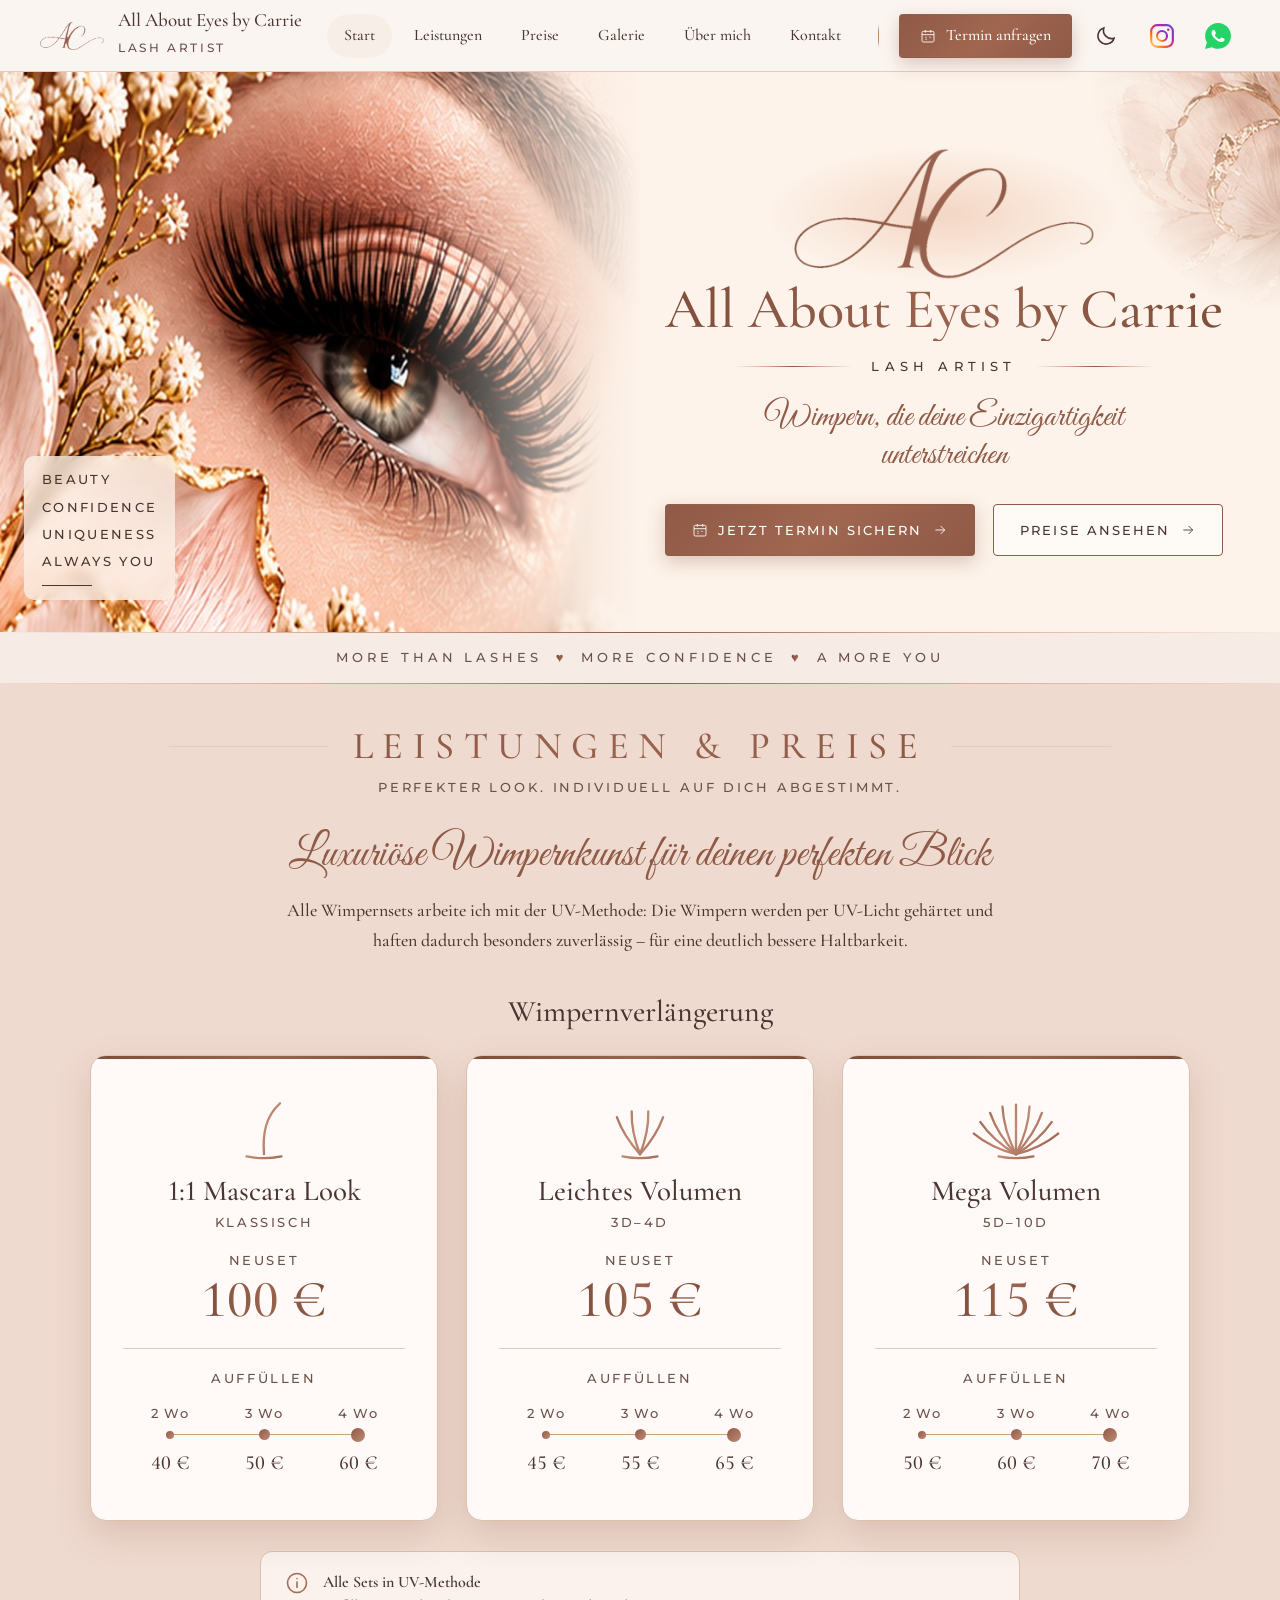
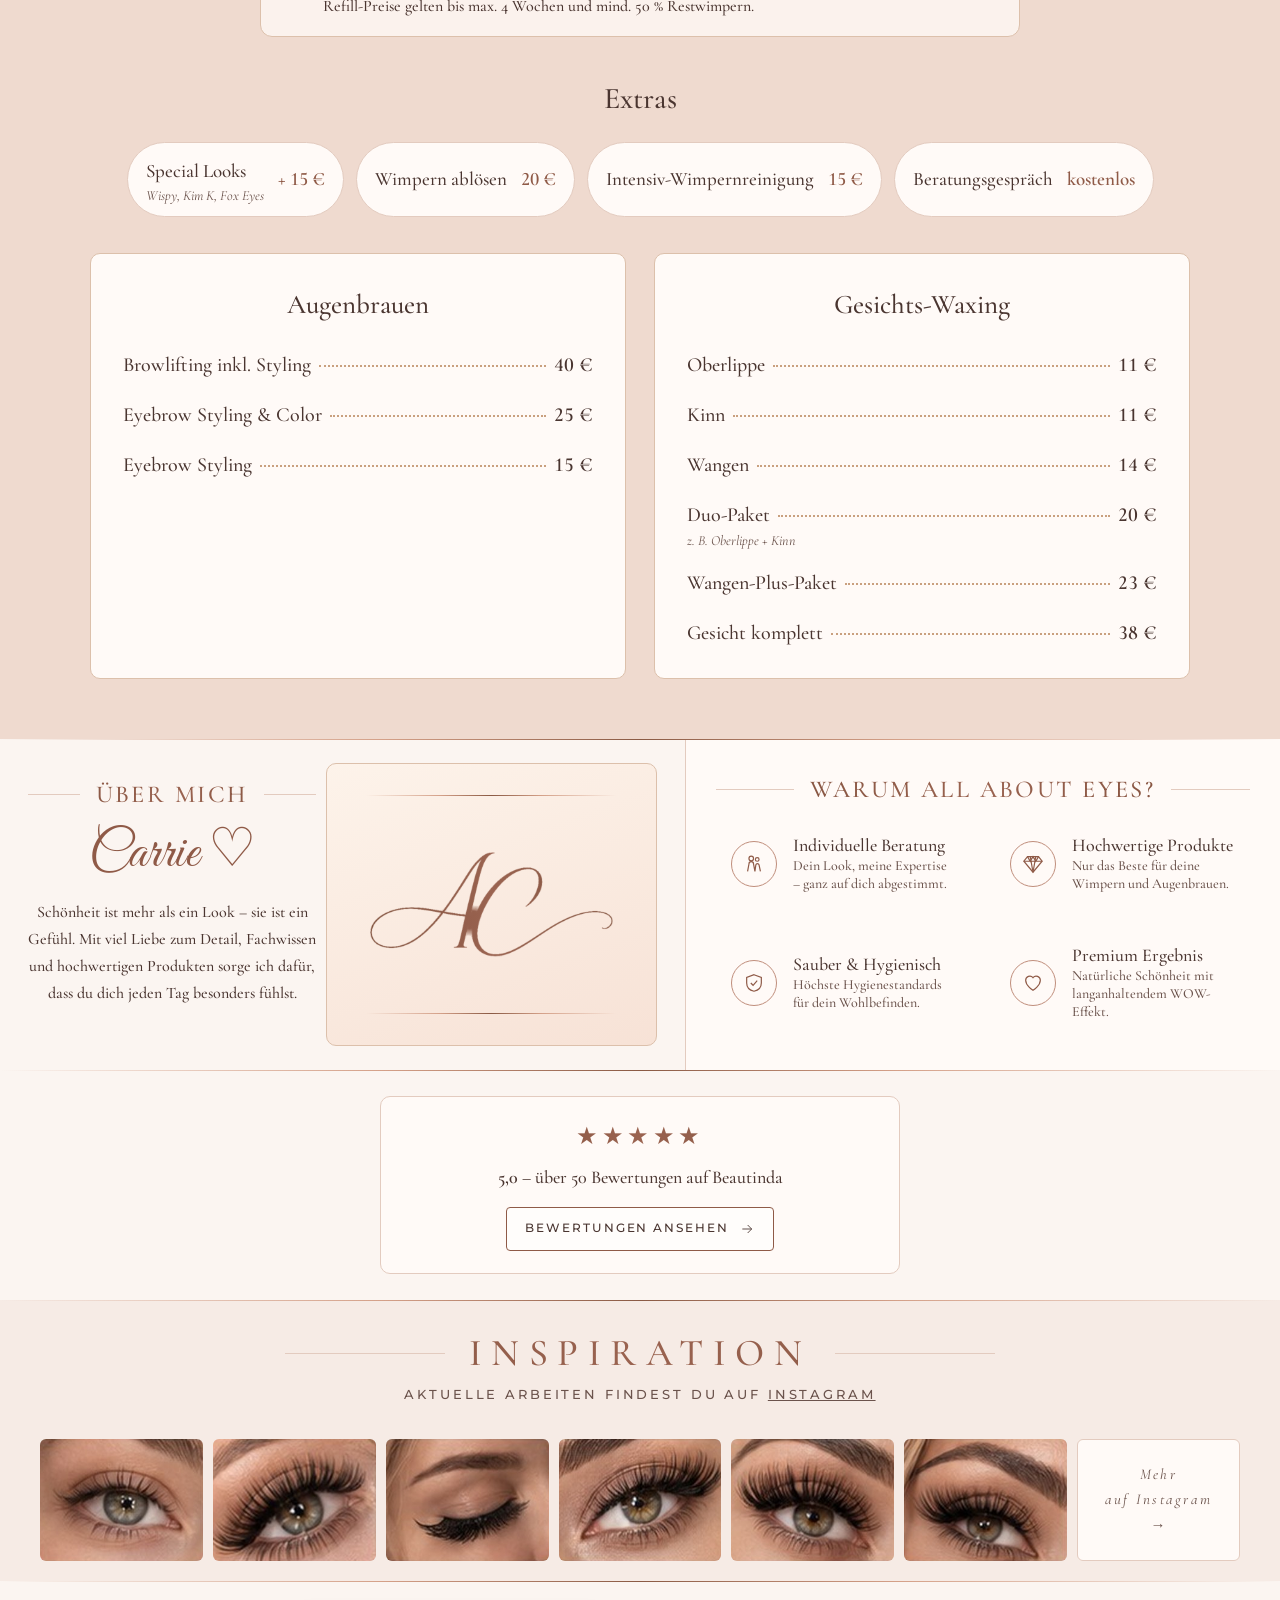
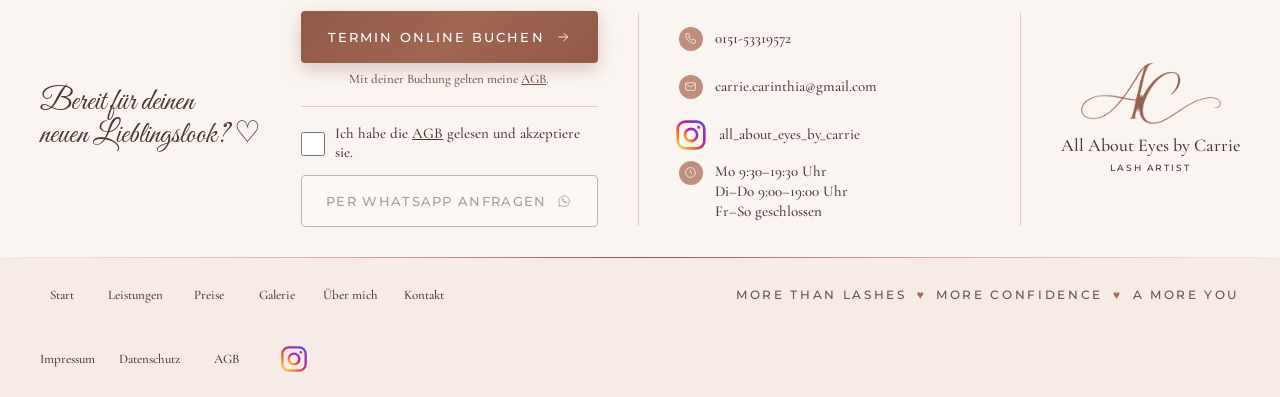
<file: index.html>
<!doctype html>
<html lang="de">
  <head>
    <meta charset="UTF-8" />
    <meta name="viewport" content="width=device-width, initial-scale=1.0, viewport-fit=cover" />
    <meta http-equiv="Content-Security-Policy" content="default-src 'self'; img-src 'self' data:; style-src 'self' 'unsafe-inline'; font-src 'self'; script-src 'self'; connect-src 'self'; base-uri 'self'; form-action 'none'; object-src 'none'" />
    <meta name="referrer" content="strict-origin-when-cross-origin" />
    <title>All About Eyes by Carrie – Wimpernverlängerung in Velten</title>
    <meta name="description" content="Wimpernverlängerung, Augenbrauen und Waxing in Velten – UV-Methode, 1:1 bis Mega Volumen. Jetzt online Termin buchen bei All About Eyes by Carrie." />
    <meta name="theme-color" content="#fbf5f1" media="(prefers-color-scheme: light)" />
    <meta name="theme-color" content="#1f1715" media="(prefers-color-scheme: dark)" />
    <!-- TODO: nach Domain-Umzug auf https://all-about-eyes.de/ umstellen (og:url, og:image, twitter:image, JSON-LD) -->
    <meta property="og:type" content="website" />
    <meta property="og:locale" content="de_DE" />
    <meta property="og:site_name" content="All About Eyes by Carrie" />
    <meta property="og:title" content="All About Eyes by Carrie – Wimpernverlängerung in Velten" />
    <meta property="og:description" content="Wimpernverlängerung, Augenbrauen und Waxing in Velten – UV-Methode, 1:1 bis Mega Volumen. Jetzt online Termin buchen bei All About Eyes by Carrie." />
    <meta property="og:url" content="https://bmkbauservice-hue.github.io/all-about-eyes/index.html" />
    <meta property="og:image" content="https://bmkbauservice-hue.github.io/all-about-eyes/img/vorschau.jpg" />
    <meta property="og:image:width" content="1200" />
    <meta property="og:image:height" content="630" />
    <meta property="og:image:alt" content="Auge mit Wimpernverlängerung zwischen Blüten – All About Eyes by Carrie, Lash Artist in Velten" />
    <meta name="twitter:card" content="summary_large_image" />
    <meta name="twitter:title" content="All About Eyes by Carrie – Wimpernverlängerung in Velten" />
    <meta name="twitter:description" content="Wimpernverlängerung, Augenbrauen und Waxing in Velten – UV-Methode, 1:1 bis Mega Volumen. Jetzt online Termin buchen bei All About Eyes by Carrie." />
    <meta name="twitter:image" content="https://bmkbauservice-hue.github.io/all-about-eyes/img/vorschau.jpg" />
    <script type="application/ld+json">
{
  "@context": "https://schema.org",
  "@type": "BeautySalon",
  "name": "All About Eyes by Carrie",
  "description": "Wimpernverlängerung, Augenbrauen und Waxing in Velten – UV-Methode, 1:1 bis Mega Volumen.",
  "url": "https://bmkbauservice-hue.github.io/all-about-eyes/",
  "image": "https://bmkbauservice-hue.github.io/all-about-eyes/img/vorschau.jpg",
  "telephone": "+4915153319572",
  "email": "carrie.carinthia@gmail.com",
  "priceRange": "€€",
  "address": {
    "@type": "PostalAddress",
    "streetAddress": "Karlstraße 36",
    "postalCode": "16727",
    "addressLocality": "Velten",
    "addressCountry": "DE"
  },
  "openingHoursSpecification": [
    {
      "@type": "OpeningHoursSpecification",
      "dayOfWeek": [
        "Monday"
      ],
      "opens": "09:30",
      "closes": "19:30"
    },
    {
      "@type": "OpeningHoursSpecification",
      "dayOfWeek": [
        "Tuesday",
        "Wednesday",
        "Thursday"
      ],
      "opens": "09:00",
      "closes": "19:00"
    }
  ],
  "sameAs": [
    "https://instagram.com/all_about_eyes_by_carrie",
    "https://beautinda.de/artist/xEGtsmfsVZZhyMDmw6BxHkJbhem1"
  ]
}
    </script>
    <link rel="icon" type="image/svg+xml" href="img/favicon.svg" />
    <script src="js/theme.js"></script>
    <link rel="stylesheet" href="css/style.css" />
  </head>
  <body>
    <!-- SVG-Icons einmal definieren, dann per <use> wiederverwenden -->
    <svg width="0" height="0" style="position: absolute">
      <defs>
        <linearGradient id="ig-grad" x1="0" y1="1" x2="1" y2="0">
          <stop offset="0" stop-color="#FEDA75" />
          <stop offset="0.25" stop-color="#FA7E1E" />
          <stop offset="0.5" stop-color="#D62976" />
          <stop offset="0.75" stop-color="#962FBF" />
          <stop offset="1" stop-color="#4F5BD5" />
        </linearGradient>
        <symbol id="i-insta-color" viewBox="0 0 24 24">
          <rect x="2" y="2" width="20" height="20" rx="5.6" fill="none" stroke="url(#ig-grad)" stroke-width="2" />
          <circle cx="12" cy="12" r="4.6" fill="none" stroke="url(#ig-grad)" stroke-width="2" />
          <circle cx="17.7" cy="6.3" r="1.25" fill="url(#ig-grad)" stroke="none" />
        </symbol>
        <symbol id="i-whatsapp-color" viewBox="0 0 24 24">
          <path d="M20.433 3.432C18.206 1.22 15.189 -0.015 12.05 -0C5.495 0 0.16 5.335 0.157 11.892C0.157 13.988 0.704 16.034 1.745 17.837L0.057 24L6.362 22.346C8.106 23.296 10.059 23.794 12.045 23.794H12.05C18.604 23.794 23.94 18.459 23.943 11.901C23.953 8.745 22.7 5.715 20.463 3.488L20.433 3.432Z" fill="#25D366" stroke="none" />
          <path d="M17.472 14.382C17.175 14.233 15.714 13.515 15.442 13.415C15.169 13.316 14.971 13.267 14.772 13.565C14.575 13.862 14.005 14.531 13.832 14.729C13.659 14.928 13.485 14.952 13.188 14.804C12.888 14.654 11.925 14.339 10.785 13.319C9.897 12.524 9.301 11.549 9.125 11.249C8.951 10.949 9.106 10.784 9.255 10.634C9.391 10.499 9.556 10.289 9.706 10.114C9.852 9.933 9.9 9.813 10.003 9.618C10.103 9.408 10.052 9.243 9.978 9.094C9.903 8.944 9.306 7.474 9.056 6.888C8.816 6.304 8.569 6.378 8.384 6.378C8.212 6.363 8.013 6.363 7.813 6.363C7.613 6.363 7.29 6.437 7.016 6.722C6.743 7.022 5.971 7.742 5.971 9.197C5.971 10.652 7.041 12.062 7.19 12.272C7.339 12.452 9.285 15.467 12.266 16.755C12.975 17.055 13.529 17.244 13.96 17.381C14.672 17.607 15.32 17.575 15.832 17.499C16.403 17.414 17.59 16.78 17.838 16.086C18.086 15.39 18.086 14.797 18.011 14.673C17.937 14.549 17.739 14.475 17.441 14.326Z" fill="#fff" stroke="none" />
        </symbol>
        <linearGradient id="gold-stroke" gradientUnits="userSpaceOnUse" x1="0" y1="0" x2="64" y2="44">
          <stop offset="0" stop-color="#8f5a47" />
          <stop offset="0.5" stop-color="#c08a74" />
          <stop offset="1" stop-color="#8f5a47" />
        </linearGradient>
        <symbol id="i-lash-einzel" viewBox="0 0 64 44" fill="none" stroke="url(#gold-stroke)" stroke-width="1.6" stroke-linecap="round">
          <path d="M32 40C31 26 33 14 43 5" />
          <path d="M20 41.5Q32 44 44 41.5" />
        </symbol>
        <symbol id="i-lash-klein" viewBox="0 0 64 44" fill="none" stroke="url(#gold-stroke)" stroke-width="1.6" stroke-linecap="round">
          <path d="M32 40Q20.7 27.6 16.1 14.6" />
          <path d="M32 40Q25.9 24.4 26.3 10.6" />
          <path d="M32 40Q38.1 24.4 37.7 10.6" />
          <path d="M32 40Q43.3 27.6 47.9 14.6" />
          <path d="M20 41.5Q32 44 44 41.5" />
        </symbol>
        <symbol id="i-lash-gross" viewBox="0 0 64 44" fill="none" stroke="url(#gold-stroke)" stroke-width="1.6" stroke-linecap="round">
          <path d="M32 40Q14.5 35.4 3.0 25.8" />
          <path d="M32 40Q16.2 30.5 7.5 17.9" />
          <path d="M32 40Q19.3 26.2 14.2 11.6" />
          <path d="M32 40Q23.5 23.1 22.7 7.4" />
          <path d="M32 40Q32.0 21.3 32.0 6.0" />
          <path d="M32 40Q40.5 23.1 41.3 7.4" />
          <path d="M32 40Q44.7 26.2 49.8 11.6" />
          <path d="M32 40Q47.8 30.5 56.5 17.9" />
          <path d="M32 40Q49.5 35.4 61.0 25.8" />
          <path d="M20 41.5Q32 44 44 41.5" />
        </symbol>
        <symbol id="i-info" viewBox="0 0 24 24" fill="none" stroke="#a56b55" stroke-width="1.6" stroke-linecap="round">
          <circle cx="12" cy="12" r="9.5" />
          <path d="M12 11v5.5M12 7.6h.01" />
        </symbol>
        <symbol id="i-clock" viewBox="0 0 24 24">
          <circle cx="12" cy="12" r="9" />
          <path d="M12 7v5l3 2" />
        </symbol>
        <symbol id="i-moon" viewBox="0 0 24 24">
          <path d="M20 14.2A8.2 8.2 0 0 1 9.8 4a8.2 8.2 0 1 0 10.2 10.2z" />
        </symbol>
        <symbol id="i-sun" viewBox="0 0 24 24">
          <circle cx="12" cy="12" r="4.2" />
          <path d="M12 2.5v2.4M12 19.1v2.4M2.5 12h2.4M19.1 12h2.4M5.3 5.3l1.7 1.7M17 17l1.7 1.7M5.3 18.7L7 17M17 7l1.7-1.7" />
        </symbol>
        <symbol id="i-cal" viewBox="0 0 24 24">
          <rect x="3" y="5" width="18" height="16" rx="2" />
          <path d="M3 10h18M8 3v4M16 3v4M8 14h2M14 14h2M8 17h2" />
        </symbol>
        <symbol id="i-arrow" viewBox="0 0 24 24">
          <path d="M5 12h14M13 6l6 6-6 6" />
        </symbol>
        <symbol id="i-diamond" viewBox="0 0 24 24">
          <path d="M6 4h12l4 5-10 12L2 9z" />
          <path d="M2 9h20M9 4l3 17M15 4l-3 17M6 4l3 5 3-5 3 5 3-5" />
        </symbol>
        <symbol id="i-heart" viewBox="0 0 24 24">
          <path
            d="M12 20s-8-5-8-11a4.5 4.5 0 0 1 8-2.8A4.5 4.5 0 0 1 20 9c0 6-8 11-8 11z"
          />
        </symbol>
        <symbol id="i-lotus" viewBox="0 0 24 24">
          <path d="M12 19c-3-2-4-5-4-8s2-5 4-7c2 2 4 4 4 7s-1 6-4 8z" />
          <path
            d="M12 19c-4 0-8-2-9-6 2-1 5-1 6 0M12 19c4 0 8-2 9-6-2-1-5-1-6 0"
          />
        </symbol>
        <symbol id="i-inf" viewBox="0 0 24 24">
          <path
            d="M12 12c-2-3-4-4-6-4a4 4 0 0 0 0 8c2 0 4-1 6-4zm0 0c2 3 4 4 6 4a4 4 0 0 0 0-8c-2 0-4 1-6 4z"
          />
        </symbol>
        <symbol id="i-people" viewBox="0 0 24 24">
          <circle cx="9" cy="6" r="2.5" />
          <circle cx="15.5" cy="7" r="2" />
          <path
            d="M5 20l1.5-8a2.5 2.5 0 0 1 5 0L13 20M13 20l1-7a1.8 1.8 0 0 1 3.5 0L19 20"
          />
        </symbol>
        <symbol id="i-shield" viewBox="0 0 24 24">
          <path d="M12 3l8 3v6c0 5-3.5 8-8 9-4.5-1-8-4-8-9V6z" />
          <path d="M8.5 12l2.5 2.5 4.5-5" />
        </symbol>
        <symbol id="i-insta" viewBox="0 0 24 24">
          <rect x="3" y="3" width="18" height="18" rx="5" />
          <circle cx="12" cy="12" r="4" />
          <circle cx="17.5" cy="6.5" r=".6" fill="currentColor" />
        </symbol>
        <symbol id="i-chat" viewBox="0 0 24 24">
          <path d="M4 20l1.3-3.8A8 8 0 1 1 8 19z" />
          <path
            d="M9 9c0 3 3 6 6 6l1-1.5-2-1-1 1c-1-.5-2-1.5-2.5-2.5l1-1-1-2z"
          />
        </symbol>
        <symbol id="i-phone" viewBox="0 0 24 24">
          <path
            d="M5 3h4l2 5-2.5 1.5a11 11 0 0 0 6 6L16 13l5 2v4a2 2 0 0 1-2 2A17 17 0 0 1 3 5a2 2 0 0 1 2-2z"
          />
        </symbol>
        <symbol id="i-mail" viewBox="0 0 24 24">
          <rect x="3" y="5" width="18" height="14" rx="2" />
          <path d="M3 7l9 6 9-6" />
        </symbol>
        <symbol id="i-menu" viewBox="0 0 24 24">
          <path d="M3 6h18M3 12h18M3 18h18" />
        </symbol>
        <symbol id="i-left" viewBox="0 0 24 24">
          <path d="M15 6l-6 6 6 6" />
        </symbol>
        <symbol id="i-right" viewBox="0 0 24 24">
          <path d="M9 6l6 6-6 6" />
        </symbol>
      </defs>
    </svg>

    <!-- ================= HEADER ================= -->
    <header>
      <nav class="container nav">
        <a href="#start" class="logo" aria-label="Zur Startseite">
          <span class="logo-ac" aria-hidden="true"></span>
          <span class="logo-text"
            ><strong>All About Eyes by Carrie</strong
            ><span class="label">Lash Artist</span></span
          >
        </a>
        <ul class="nav-links" id="navLinks">
          <li><a href="#start" class="active">Start</a></li>
          <li><a href="#leistungen">Leistungen</a></li>
          <li><a href="#leistungen">Preise</a></li>
          <li><a href="#galerie">Galerie</a></li>
          <li><a href="#ueber-mich">Über mich</a></li>
          <li><a href="#kontakt">Kontakt</a></li>
        </ul>
        <div class="nav-right">
          <a href="#kontakt" class="btn btn-primary"
            ><svg class="icon"><use href="#i-cal" /></svg>Termin anfragen</a
          >
          <span class="social">
            <button
              type="button"
              class="theme-toggle"
              id="themeToggle"
              aria-label="Dunklen Modus einschalten"
            >
              <svg class="icon theme-moon" aria-hidden="true" focusable="false"><use href="#i-moon" /></svg>
              <svg class="icon theme-sun" aria-hidden="true" focusable="false"><use href="#i-sun" /></svg>
            </button>
            <a
              href="https://instagram.com/all_about_eyes_by_carrie"
              target="_blank"
              rel="noopener"
              aria-label="Instagram"
              ><svg class="brand-icon" aria-hidden="true"><use href="#i-insta-color" /></svg
            ></a>
            <a
              href="#kontakt"
              title="Zur WhatsApp-Anfrage"
              aria-label="Zur WhatsApp-Anfrage im Kontaktbereich"
              ><svg class="brand-icon" aria-hidden="true"><use href="#i-whatsapp-color" /></svg
            ></a>
          </span>
          <button
            class="menu-toggle"
            id="menuToggle"
            aria-label="Menü öffnen"
            aria-expanded="false"
          >
            <svg class="icon" style="width: 28px; height: 28px">
              <use href="#i-menu" />
            </svg>
          </button>
        </div>
      </nav>
    </header>

    <main>
      <!-- ================= HERO ================= -->
      <section class="hero" id="start">
        <div class="hero-img">
          <img
            src="img/visitenkarte.jpg"
            alt="Auge mit Wimpernverlängerung zwischen zarten Blüten"
          />
        </div>
        <div class="hero-deko" aria-hidden="true"></div>
        <ul class="hero-words label">
          <li>Beauty</li>
          <li>Confidence</li>
          <li>Uniqueness</li>
          <li>Always you</li>
        </ul>
        <div class="hero-content">
          <div class="hero-mono" aria-hidden="true">
            <span class="logo-ac" role="img" aria-label="All About Eyes by Carrie"></span>
          </div>
          <h1 class="hero-name">All About Eyes by Carrie</h1>
          <p class="hero-role label"><span>Lash Artist</span></p>
          <p class="hero-slogan script">
            Wimpern, die deine Einzigartigkeit unterstreichen
          </p>
          <div class="hero-buttons">
            <a href="#kontakt" class="btn btn-primary"
              ><svg class="icon"><use href="#i-cal" /></svg>Jetzt Termin
              sichern<svg class="icon"><use href="#i-arrow" /></svg
            ></a>
            <a href="#leistungen" class="btn btn-outline"
              >Preise ansehen<svg class="icon"><use href="#i-arrow" /></svg
            ></a>
          </div>
        </div>
      </section>

      <div class="tagline-band label">
        <span class="tl-part">More than Lashes</span><span class="heart" aria-hidden="true">♥</span><span class="tl-part">More Confidence</span><span class="heart" aria-hidden="true">♥</span><span class="tl-part">A more you</span>
      </div>

      <!-- ================= LEISTUNGEN & PREISE ================= -->
      <section class="services" id="leistungen">
        <div class="container reveal">
          <div class="section-title reveal">
            <h2>Leistungen &amp; Preise</h2>
            <p class="label">
              Perfekter Look. Individuell auf dich abgestimmt.
            </p>
          </div>
          <p class="services-lead script">
            Luxuriöse Wimpernkunst für deinen perfekten Blick
          </p>
          <p class="services-text">
            Alle Wimpernsets arbeite ich mit der UV-Methode: Die Wimpern werden
            per UV-Licht gehärtet und haften dadurch besonders zuverlässig –
            für eine deutlich bessere Haltbarkeit.
          </p>
          <div id="preise"></div>
        </div>
      </section>

      <!-- ================= ÜBER MICH + WARUM ================= -->
      <section class="about-why" id="ueber-mich">
        <div class="about reveal">
          <div class="about-text reveal">
            <h2>Über mich</h2>
            <span class="script">Carrie ♡</span>
            <p>
              Schönheit ist mehr als ein Look – sie ist ein Gefühl. Mit viel
              Liebe zum Detail, Fachwissen und hochwertigen Produkten sorge ich
              dafür, dass du dich jeden Tag besonders fühlst.
            </p>
          </div>
          <div class="about-img">
            <div class="about-card" aria-hidden="true">
              <span class="logo-ac" role="img" aria-label="All About Eyes by Carrie"></span>
            </div>
          </div>
        </div>

        <div class="why reveal">
          <h2 class="reveal">Warum All About Eyes?</h2>
          <div class="why-list">
            <div class="why-item reveal">
              <span class="why-icon"
                ><svg class="icon"><use href="#i-people" /></svg
              ></span>
              <div>
                <h3>Individuelle Beratung</h3>
                <p>Dein Look, meine Expertise – ganz auf dich abgestimmt.</p>
              </div>
            </div>
            <div class="why-item reveal">
              <span class="why-icon"
                ><svg class="icon"><use href="#i-diamond" /></svg
              ></span>
              <div>
                <h3>Hochwertige Produkte</h3>
                <p>Nur das Beste für deine Wimpern und Augenbrauen.</p>
              </div>
            </div>
            <div class="why-item reveal">
              <span class="why-icon"
                ><svg class="icon"><use href="#i-shield" /></svg
              ></span>
              <div>
                <h3>Sauber &amp; Hygienisch</h3>
                <p>Höchste Hygienestandards für dein Wohlbefinden.</p>
              </div>
            </div>
            <div class="why-item reveal">
              <span class="why-icon"
                ><svg class="icon"><use href="#i-heart" /></svg
              ></span>
              <div>
                <h3>Premium Ergebnis</h3>
                <p>Natürliche Schönheit mit langanhaltendem WOW-Effekt.</p>
              </div>
            </div>
          </div>
        </div>
      </section>

      <!-- ================= BEWERTUNGEN (Beautinda) ================= -->
      <section class="rating">
        <div class="container">
          <div class="rating-card reveal">
            <span class="rating-stars" aria-hidden="true">★★★★★</span>
            <p><strong>5,0</strong> – über 50 Bewertungen auf Beautinda</p>
            <a
              href="https://beautinda.de/artist/xEGtsmfsVZZhyMDmw6BxHkJbhem1"
              target="_blank"
              rel="noopener"
              class="btn btn-outline btn-small"
              >Bewertungen ansehen<svg class="icon"><use href="#i-arrow" /></svg
            ></a>
          </div>
        </div>
      </section>

      <!-- ================= GALERIE ================= -->
      <section class="gallery" id="galerie">
        <div class="container reveal">
          <div class="gallery-head">
            <div class="section-title reveal">
              <h2>Inspiration</h2>
              <p class="label">
                Aktuelle Arbeiten findest du auf
                <a
                  href="https://instagram.com/all_about_eyes_by_carrie"
                  target="_blank"
                  rel="noopener"
                  style="text-decoration: underline"
                  >Instagram</a
                >
              </p>
            </div>
          </div>
          <div class="gallery-track" id="galleryTrack">
            <a href="img/g1.jpg" target="_blank"
              ><img src="img/g1.jpg" alt="Wimpern Ergebnis 1"
            /></a>
            <a href="img/g2.jpg" target="_blank"
              ><img src="img/g2.jpg" alt="Wimpern Ergebnis 2"
            /></a>
            <a href="img/g3.jpg" target="_blank"
              ><img src="img/g3.jpg" alt="Wimpern Ergebnis 3"
            /></a>
            <a href="img/g4.jpg" target="_blank"
              ><img src="img/g4.jpg" alt="Wimpern Ergebnis 4"
            /></a>
            <a href="img/g5.jpg" target="_blank"
              ><img src="img/g5.jpg" alt="Wimpern Ergebnis 5"
            /></a>
            <a href="img/g6.jpg" target="_blank"
              ><img src="img/g6.jpg" alt="Wimpern Ergebnis 6"
            /></a>
            <a
              href="https://instagram.com/all_about_eyes_by_carrie"
              target="_blank"
              rel="noopener"
              class="gallery-more"
              >Mehr<br />auf Instagram<br />→</a
            >
          </div>
        </div>
      </section>

      <!-- ================= CTA / KONTAKT ================= -->
      <section class="cta" id="kontakt">
        <div class="container cta-inner reveal">
          <div class="cta-title">
            Bereit für deinen<br />neuen Lieblingslook? ♡
          </div>
          <div class="cta-action">
            <a
              href="https://beautinda.de/book/xEGtsmfsVZZhyMDmw6BxHkJbhem1/orders"
              target="_blank"
              rel="noopener"
              class="btn btn-primary"
              >Termin online buchen<svg class="icon"><use href="#i-arrow" /></svg
            ></a>
            <p class="book-note">
              Mit deiner Buchung gelten meine <a href="agb.html">AGB</a>.
            </p>
            <div class="wa-way">
              <label class="agb-check">
                <input type="checkbox" id="agbCheck" />
                <span
                  >Ich habe die <a href="agb.html">AGB</a> gelesen und
                  akzeptiere sie.</span
                >
              </label>
              <a
                href="https://wa.me/4915153319572"
                target="_blank"
                rel="noopener"
                class="btn btn-outline"
                id="terminBtn"
                role="button"
                aria-disabled="true"
                tabindex="-1"
                >Per WhatsApp anfragen<svg class="icon"><use href="#i-chat" /></svg
              ></a>
            </div>
          </div>
          <ul class="contact-list">
            <li>
              <span class="dot"
                ><svg class="icon"><use href="#i-phone" /></svg></span
              ><a href="tel:+4915153319572">0151-53319572</a>
            </li>
            <li>
              <span class="dot"
                ><svg class="icon"><use href="#i-mail" /></svg></span
              ><a href="mailto:carrie.carinthia@gmail.com"
                >carrie.carinthia@gmail.com</a
              >
            </li>
            <li>
              <span class="dot dot-brand"
                ><svg class="brand-icon" aria-hidden="true"><use href="#i-insta-color" /></svg></span
              ><a
                href="https://instagram.com/all_about_eyes_by_carrie"
                target="_blank"
                rel="noopener"
                >all_about_eyes_by_carrie</a
              >
            </li>
            <li class="hours">
              <span class="dot"
                ><svg class="icon"><use href="#i-clock" /></svg></span
              ><span>Mo 9:30–19:30 Uhr<br />Di–Do 9:00–19:00 Uhr<br />Fr–So geschlossen</span>
            </li>
          </ul>
          <div class="cta-logo">
            <span class="logo-ac" aria-hidden="true"></span>
            <div>All About Eyes by Carrie</div>
            <div class="label" style="font-size: 9px">Lash Artist</div>
          </div>
        </div>
      </section>
    </main>

    <!-- ================= FOOTER ================= -->
    <footer>
      <div class="container footer-inner">
        <ul class="footer-links">
          <li><a href="#start">Start</a></li>
          <li><a href="#leistungen">Leistungen</a></li>
          <li><a href="#leistungen">Preise</a></li>
          <li><a href="#galerie">Galerie</a></li>
          <li><a href="#ueber-mich">Über mich</a></li>
          <li><a href="#kontakt">Kontakt</a></li>
        </ul>
        <div class="footer-claim label">
          More than lashes<span>♥</span>More confidence<span>♥</span>A more you
        </div>
        <ul class="footer-links">
          <li><a href="impressum.html">Impressum</a></li>
          <li><a href="datenschutz.html">Datenschutz</a></li>
          <li><a href="agb.html">AGB</a></li>
          <li class="social">
            <a
              href="https://instagram.com/all_about_eyes_by_carrie"
              target="_blank"
              rel="noopener"
              aria-label="Instagram"
              ><svg class="brand-icon" aria-hidden="true"><use href="#i-insta-color" /></svg
            ></a>
          </li>
        </ul>
      </div>
    </footer>

    <!-- Feste Buchungsleiste (nur Handy, erscheint nach dem Hero) -->
    <div class="book-bar" id="bookBar">
      <a
        href="https://beautinda.de/book/xEGtsmfsVZZhyMDmw6BxHkJbhem1/orders"
        target="_blank"
        rel="noopener"
        class="btn btn-primary"
        >Termin online buchen<svg class="icon"><use href="#i-arrow" /></svg
      ></a>
    </div>

    <script src="js/preise.js"></script>
    <script src="js/main.js"></script>
  </body>
</html>
</file>
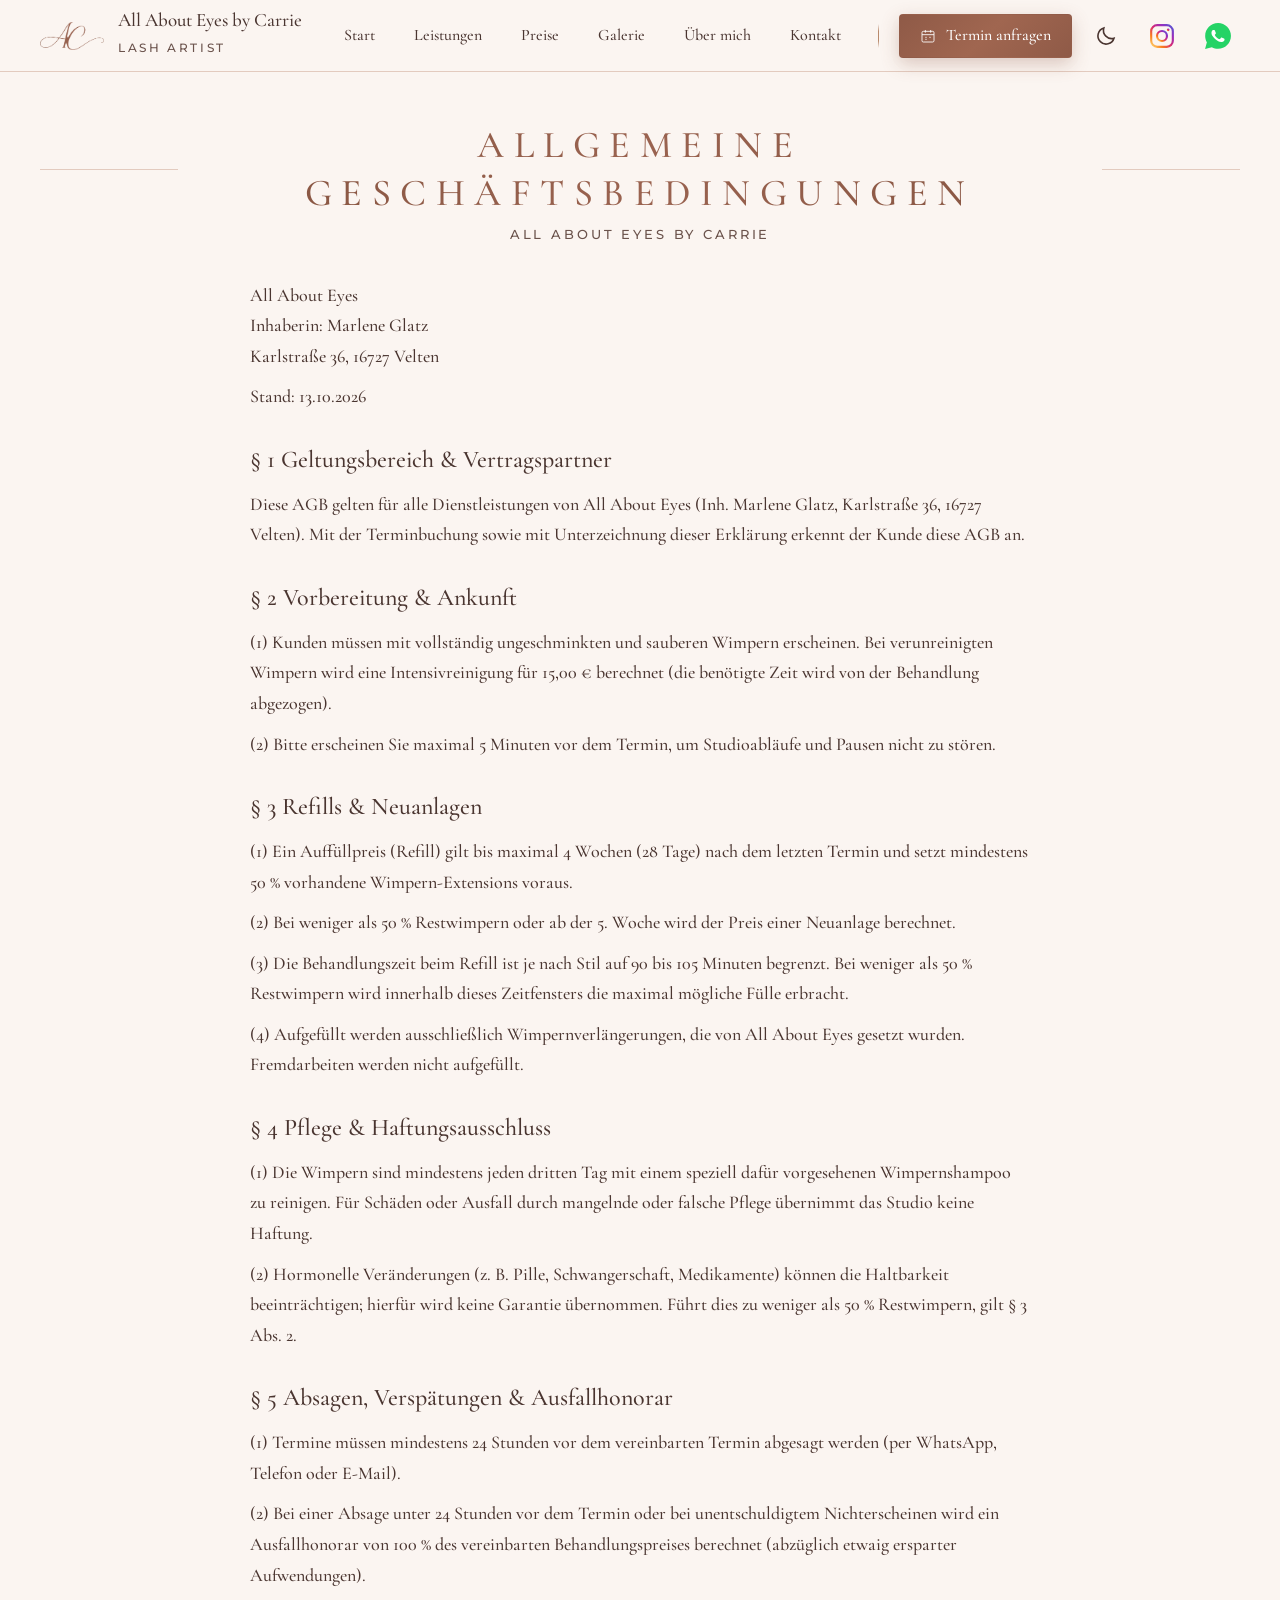
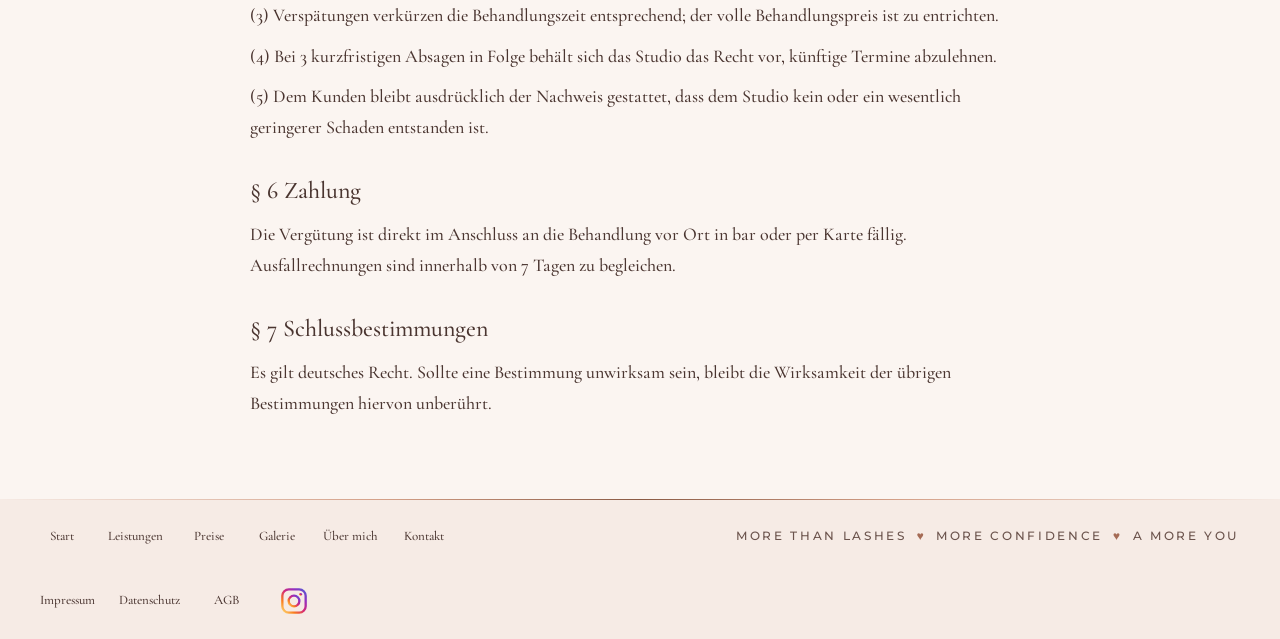
<file: agb.html>
<!doctype html>
<html lang="de">
  <head>
    <meta charset="UTF-8" />
    <meta name="viewport" content="width=device-width, initial-scale=1.0" />
    <meta http-equiv="Content-Security-Policy" content="default-src 'self'; img-src 'self' data:; style-src 'self' 'unsafe-inline'; font-src 'self'; script-src 'self'; connect-src 'self'; base-uri 'self'; form-action 'none'; object-src 'none'" />
    <meta name="referrer" content="strict-origin-when-cross-origin" />
    <title>AGB – All About Eyes by Carrie</title>
    <meta name="description" content="Allgemeine Geschäftsbedingungen von All About Eyes by Carrie: Vorbereitung, Refill-Regeln, Pflege, Absagen und Zahlung." />
    <meta name="theme-color" content="#fbf5f1" media="(prefers-color-scheme: light)" />
    <meta name="theme-color" content="#1f1715" media="(prefers-color-scheme: dark)" />
    <!-- TODO: nach Domain-Umzug auf https://all-about-eyes.de/ umstellen (og:url, og:image, twitter:image, JSON-LD) -->
    <meta property="og:type" content="website" />
    <meta property="og:locale" content="de_DE" />
    <meta property="og:site_name" content="All About Eyes by Carrie" />
    <meta property="og:title" content="AGB – All About Eyes by Carrie" />
    <meta property="og:description" content="Allgemeine Geschäftsbedingungen von All About Eyes by Carrie: Vorbereitung, Refill-Regeln, Pflege, Absagen und Zahlung." />
    <meta property="og:url" content="https://bmkbauservice-hue.github.io/all-about-eyes/agb.html" />
    <meta property="og:image" content="https://bmkbauservice-hue.github.io/all-about-eyes/img/vorschau.jpg" />
    <meta property="og:image:width" content="1200" />
    <meta property="og:image:height" content="630" />
    <meta property="og:image:alt" content="Auge mit Wimpernverlängerung zwischen Blüten – All About Eyes by Carrie, Lash Artist in Velten" />
    <meta name="twitter:card" content="summary_large_image" />
    <meta name="twitter:title" content="AGB – All About Eyes by Carrie" />
    <meta name="twitter:description" content="Allgemeine Geschäftsbedingungen von All About Eyes by Carrie: Vorbereitung, Refill-Regeln, Pflege, Absagen und Zahlung." />
    <meta name="twitter:image" content="https://bmkbauservice-hue.github.io/all-about-eyes/img/vorschau.jpg" />
    <link rel="icon" type="image/svg+xml" href="img/favicon.svg" />
    <script src="js/theme.js"></script>
    <link rel="stylesheet" href="css/style.css" />
  </head>
  <body>
    <!-- SVG-Icons einmal definieren, dann per <use> wiederverwenden -->
    <svg width="0" height="0" style="position: absolute">
      <defs>
        <linearGradient id="ig-grad" x1="0" y1="1" x2="1" y2="0">
          <stop offset="0" stop-color="#FEDA75" />
          <stop offset="0.25" stop-color="#FA7E1E" />
          <stop offset="0.5" stop-color="#D62976" />
          <stop offset="0.75" stop-color="#962FBF" />
          <stop offset="1" stop-color="#4F5BD5" />
        </linearGradient>
        <symbol id="i-insta-color" viewBox="0 0 24 24">
          <rect x="2" y="2" width="20" height="20" rx="5.6" fill="none" stroke="url(#ig-grad)" stroke-width="2" />
          <circle cx="12" cy="12" r="4.6" fill="none" stroke="url(#ig-grad)" stroke-width="2" />
          <circle cx="17.7" cy="6.3" r="1.25" fill="url(#ig-grad)" stroke="none" />
        </symbol>
        <symbol id="i-whatsapp-color" viewBox="0 0 24 24">
          <path d="M20.433 3.432C18.206 1.22 15.189 -0.015 12.05 -0C5.495 0 0.16 5.335 0.157 11.892C0.157 13.988 0.704 16.034 1.745 17.837L0.057 24L6.362 22.346C8.106 23.296 10.059 23.794 12.045 23.794H12.05C18.604 23.794 23.94 18.459 23.943 11.901C23.953 8.745 22.7 5.715 20.463 3.488L20.433 3.432Z" fill="#25D366" stroke="none" />
          <path d="M17.472 14.382C17.175 14.233 15.714 13.515 15.442 13.415C15.169 13.316 14.971 13.267 14.772 13.565C14.575 13.862 14.005 14.531 13.832 14.729C13.659 14.928 13.485 14.952 13.188 14.804C12.888 14.654 11.925 14.339 10.785 13.319C9.897 12.524 9.301 11.549 9.125 11.249C8.951 10.949 9.106 10.784 9.255 10.634C9.391 10.499 9.556 10.289 9.706 10.114C9.852 9.933 9.9 9.813 10.003 9.618C10.103 9.408 10.052 9.243 9.978 9.094C9.903 8.944 9.306 7.474 9.056 6.888C8.816 6.304 8.569 6.378 8.384 6.378C8.212 6.363 8.013 6.363 7.813 6.363C7.613 6.363 7.29 6.437 7.016 6.722C6.743 7.022 5.971 7.742 5.971 9.197C5.971 10.652 7.041 12.062 7.19 12.272C7.339 12.452 9.285 15.467 12.266 16.755C12.975 17.055 13.529 17.244 13.96 17.381C14.672 17.607 15.32 17.575 15.832 17.499C16.403 17.414 17.59 16.78 17.838 16.086C18.086 15.39 18.086 14.797 18.011 14.673C17.937 14.549 17.739 14.475 17.441 14.326Z" fill="#fff" stroke="none" />
        </symbol>
        <symbol id="i-moon" viewBox="0 0 24 24">
          <path d="M20 14.2A8.2 8.2 0 0 1 9.8 4a8.2 8.2 0 1 0 10.2 10.2z" />
        </symbol>
        <symbol id="i-sun" viewBox="0 0 24 24">
          <circle cx="12" cy="12" r="4.2" />
          <path d="M12 2.5v2.4M12 19.1v2.4M2.5 12h2.4M19.1 12h2.4M5.3 5.3l1.7 1.7M17 17l1.7 1.7M5.3 18.7L7 17M17 7l1.7-1.7" />
        </symbol>
        <symbol id="i-cal" viewBox="0 0 24 24">
          <rect x="3" y="5" width="18" height="16" rx="2" />
          <path d="M3 10h18M8 3v4M16 3v4M8 14h2M14 14h2M8 17h2" />
        </symbol>
        <symbol id="i-arrow" viewBox="0 0 24 24">
          <path d="M5 12h14M13 6l6 6-6 6" />
        </symbol>
        <symbol id="i-diamond" viewBox="0 0 24 24">
          <path d="M6 4h12l4 5-10 12L2 9z" />
          <path d="M2 9h20M9 4l3 17M15 4l-3 17M6 4l3 5 3-5 3 5 3-5" />
        </symbol>
        <symbol id="i-heart" viewBox="0 0 24 24">
          <path
            d="M12 20s-8-5-8-11a4.5 4.5 0 0 1 8-2.8A4.5 4.5 0 0 1 20 9c0 6-8 11-8 11z"
          />
        </symbol>
        <symbol id="i-lotus" viewBox="0 0 24 24">
          <path d="M12 19c-3-2-4-5-4-8s2-5 4-7c2 2 4 4 4 7s-1 6-4 8z" />
          <path
            d="M12 19c-4 0-8-2-9-6 2-1 5-1 6 0M12 19c4 0 8-2 9-6-2-1-5-1-6 0"
          />
        </symbol>
        <symbol id="i-inf" viewBox="0 0 24 24">
          <path
            d="M12 12c-2-3-4-4-6-4a4 4 0 0 0 0 8c2 0 4-1 6-4zm0 0c2 3 4 4 6 4a4 4 0 0 0 0-8c-2 0-4 1-6 4z"
          />
        </symbol>
        <symbol id="i-people" viewBox="0 0 24 24">
          <circle cx="9" cy="6" r="2.5" />
          <circle cx="15.5" cy="7" r="2" />
          <path
            d="M5 20l1.5-8a2.5 2.5 0 0 1 5 0L13 20M13 20l1-7a1.8 1.8 0 0 1 3.5 0L19 20"
          />
        </symbol>
        <symbol id="i-shield" viewBox="0 0 24 24">
          <path d="M12 3l8 3v6c0 5-3.5 8-8 9-4.5-1-8-4-8-9V6z" />
          <path d="M8.5 12l2.5 2.5 4.5-5" />
        </symbol>
        <symbol id="i-insta" viewBox="0 0 24 24">
          <rect x="3" y="3" width="18" height="18" rx="5" />
          <circle cx="12" cy="12" r="4" />
          <circle cx="17.5" cy="6.5" r=".6" fill="currentColor" />
        </symbol>
        <symbol id="i-chat" viewBox="0 0 24 24">
          <path d="M4 20l1.3-3.8A8 8 0 1 1 8 19z" />
          <path
            d="M9 9c0 3 3 6 6 6l1-1.5-2-1-1 1c-1-.5-2-1.5-2.5-2.5l1-1-1-2z"
          />
        </symbol>
        <symbol id="i-phone" viewBox="0 0 24 24">
          <path
            d="M5 3h4l2 5-2.5 1.5a11 11 0 0 0 6 6L16 13l5 2v4a2 2 0 0 1-2 2A17 17 0 0 1 3 5a2 2 0 0 1 2-2z"
          />
        </symbol>
        <symbol id="i-mail" viewBox="0 0 24 24">
          <rect x="3" y="5" width="18" height="14" rx="2" />
          <path d="M3 7l9 6 9-6" />
        </symbol>
        <symbol id="i-menu" viewBox="0 0 24 24">
          <path d="M3 6h18M3 12h18M3 18h18" />
        </symbol>
        <symbol id="i-left" viewBox="0 0 24 24">
          <path d="M15 6l-6 6 6 6" />
        </symbol>
        <symbol id="i-right" viewBox="0 0 24 24">
          <path d="M9 6l6 6-6 6" />
        </symbol>
      </defs>
    </svg>

    <!-- ================= HEADER ================= -->
    <header>
      <nav class="container nav">
        <a href="index.html#start" class="logo" aria-label="Zur Startseite">
          <span class="logo-ac" aria-hidden="true"></span>
          <span class="logo-text"
            ><strong>All About Eyes by Carrie</strong
            ><span class="label">Lash Artist</span></span
          >
        </a>
        <ul class="nav-links" id="navLinks">
          <li><a href="index.html#start" >Start</a></li>
          <li><a href="index.html#leistungen">Leistungen</a></li>
          <li><a href="index.html#leistungen">Preise</a></li>
          <li><a href="index.html#galerie">Galerie</a></li>
          <li><a href="index.html#ueber-mich">Über mich</a></li>
          <li><a href="index.html#kontakt">Kontakt</a></li>
        </ul>
        <div class="nav-right">
          <a href="index.html#kontakt" class="btn btn-primary"
            ><svg class="icon"><use href="#i-cal" /></svg>Termin anfragen</a
          >
          <span class="social">
            <button
              type="button"
              class="theme-toggle"
              id="themeToggle"
              aria-label="Dunklen Modus einschalten"
            >
              <svg class="icon theme-moon" aria-hidden="true" focusable="false"><use href="#i-moon" /></svg>
              <svg class="icon theme-sun" aria-hidden="true" focusable="false"><use href="#i-sun" /></svg>
            </button>
            <a
              href="https://instagram.com/all_about_eyes_by_carrie"
              target="_blank"
              rel="noopener"
              aria-label="Instagram"
              ><svg class="brand-icon" aria-hidden="true"><use href="#i-insta-color" /></svg
            ></a>
            <a
              href="index.html#kontakt"
              title="Zur WhatsApp-Anfrage"
              aria-label="Zur WhatsApp-Anfrage im Kontaktbereich"
              ><svg class="brand-icon" aria-hidden="true"><use href="#i-whatsapp-color" /></svg
            ></a>
          </span>
          <button
            class="menu-toggle"
            id="menuToggle"
            aria-label="Menü öffnen"
            aria-expanded="false"
          >
            <svg class="icon" style="width: 28px; height: 28px">
              <use href="#i-menu" />
            </svg>
          </button>
        </div>
      </nav>
    </header>

    <main class="legal">
      <div class="container">
        <div class="section-title">
          <h2>Allgemeine Geschäftsbedingungen</h2>
          <p class="label">All About Eyes by Carrie</p>
        </div>
        <div class="legal-body">
          <p>
            All About Eyes<br />
            Inhaberin: Marlene Glatz<br />
            Karlstraße 36, 16727 Velten
          </p>
          <p>Stand: 13.10.2026</p>

          <h2>§ 1 Geltungsbereich &amp; Vertragspartner</h2>
          <p>
            Diese AGB gelten für alle Dienstleistungen von All About Eyes (Inh.
            Marlene Glatz, Karlstraße 36, 16727 Velten). Mit der
            Terminbuchung sowie mit Unterzeichnung dieser Erklärung erkennt der
            Kunde diese AGB an.
          </p>

          <h2>§ 2 Vorbereitung &amp; Ankunft</h2>
          <p>
            (1) Kunden müssen mit vollständig ungeschminkten und sauberen
            Wimpern erscheinen. Bei verunreinigten Wimpern wird eine
            Intensivreinigung für 15,00 € berechnet (die benötigte Zeit
            wird von der Behandlung abgezogen).
          </p>
          <p>
            (2) Bitte erscheinen Sie maximal 5 Minuten vor dem Termin, um
            Studioabläufe und Pausen nicht zu stören.
          </p>

          <h2>§ 3 Refills &amp; Neuanlagen</h2>
          <p>
            (1) Ein Auffüllpreis (Refill) gilt bis maximal 4 Wochen (28 Tage)
            nach dem letzten Termin und setzt mindestens 50 % vorhandene
            Wimpern-Extensions voraus.
          </p>
          <p>
            (2) Bei weniger als 50 % Restwimpern oder ab der 5. Woche wird der
            Preis einer Neuanlage berechnet.
          </p>
          <p>
            (3) Die Behandlungszeit beim Refill ist je nach Stil auf 90 bis 105
            Minuten begrenzt. Bei weniger als 50 % Restwimpern wird innerhalb
            dieses Zeitfensters die maximal mögliche Fülle erbracht.
          </p>
          <p>
            (4) Aufgefüllt werden ausschließlich Wimpernverlängerungen, die von
            All About Eyes gesetzt wurden. Fremdarbeiten werden nicht
            aufgefüllt.
          </p>

          <h2>§ 4 Pflege &amp; Haftungsausschluss</h2>
          <p>
            (1) Die Wimpern sind mindestens jeden dritten Tag mit einem speziell
            dafür vorgesehenen Wimpernshampoo zu reinigen. Für Schäden oder
            Ausfall durch mangelnde oder falsche Pflege übernimmt das Studio
            keine Haftung.
          </p>
          <p>
            (2) Hormonelle Veränderungen (z. B. Pille, Schwangerschaft,
            Medikamente) können die Haltbarkeit beeinträchtigen; hierfür wird
            keine Garantie übernommen. Führt dies zu weniger als 50 %
            Restwimpern, gilt § 3 Abs. 2.
          </p>

          <h2>§ 5 Absagen, Verspätungen &amp; Ausfallhonorar</h2>
          <p>
            (1) Termine müssen mindestens 24 Stunden vor dem vereinbarten Termin
            abgesagt werden (per WhatsApp, Telefon oder E-Mail).
          </p>
          <p>
            (2) Bei einer Absage unter 24 Stunden vor dem Termin oder bei
            unentschuldigtem Nichterscheinen wird ein Ausfallhonorar von 100 %
            des vereinbarten Behandlungspreises berechnet (abzüglich etwaig
            ersparter Aufwendungen).
          </p>
          <p>
            (3) Verspätungen verkürzen die Behandlungszeit entsprechend; der
            volle Behandlungspreis ist zu entrichten.
          </p>
          <p>
            (4) Bei 3 kurzfristigen Absagen in Folge behält sich das Studio das
            Recht vor, künftige Termine abzulehnen.
          </p>
          <p>
            (5) Dem Kunden bleibt ausdrücklich der Nachweis gestattet, dass dem
            Studio kein oder ein wesentlich geringerer Schaden entstanden ist.
          </p>

          <h2>§ 6 Zahlung</h2>
          <p>
            Die Vergütung ist direkt im Anschluss an die Behandlung vor Ort in
            bar oder per Karte fällig. Ausfallrechnungen sind innerhalb von 7
            Tagen zu begleichen.
          </p>

          <h2>§ 7 Schlussbestimmungen</h2>
          <p>
            Es gilt deutsches Recht. Sollte eine Bestimmung unwirksam sein,
            bleibt die Wirksamkeit der übrigen Bestimmungen hiervon
            unberührt.
          </p>
        </div>
      </div>
    </main>

    <!-- ================= FOOTER ================= -->
    <footer>
      <div class="container footer-inner">
        <ul class="footer-links">
          <li><a href="index.html#start">Start</a></li>
          <li><a href="index.html#leistungen">Leistungen</a></li>
          <li><a href="index.html#leistungen">Preise</a></li>
          <li><a href="index.html#galerie">Galerie</a></li>
          <li><a href="index.html#ueber-mich">Über mich</a></li>
          <li><a href="index.html#kontakt">Kontakt</a></li>
        </ul>
        <div class="footer-claim label">
          More than lashes<span>♥</span>More confidence<span>♥</span>A more you
        </div>
        <ul class="footer-links">
          <li><a href="impressum.html">Impressum</a></li>
          <li><a href="datenschutz.html">Datenschutz</a></li>
          <li><a href="agb.html">AGB</a></li>
          <li class="social">
            <a
              href="https://instagram.com/all_about_eyes_by_carrie"
              target="_blank"
              rel="noopener"
              aria-label="Instagram"
              ><svg class="brand-icon" aria-hidden="true"><use href="#i-insta-color" /></svg
            ></a>
          </li>
        </ul>
      </div>
    </footer>

    <script src="js/main.js"></script>
  </body>
</html>
</file>
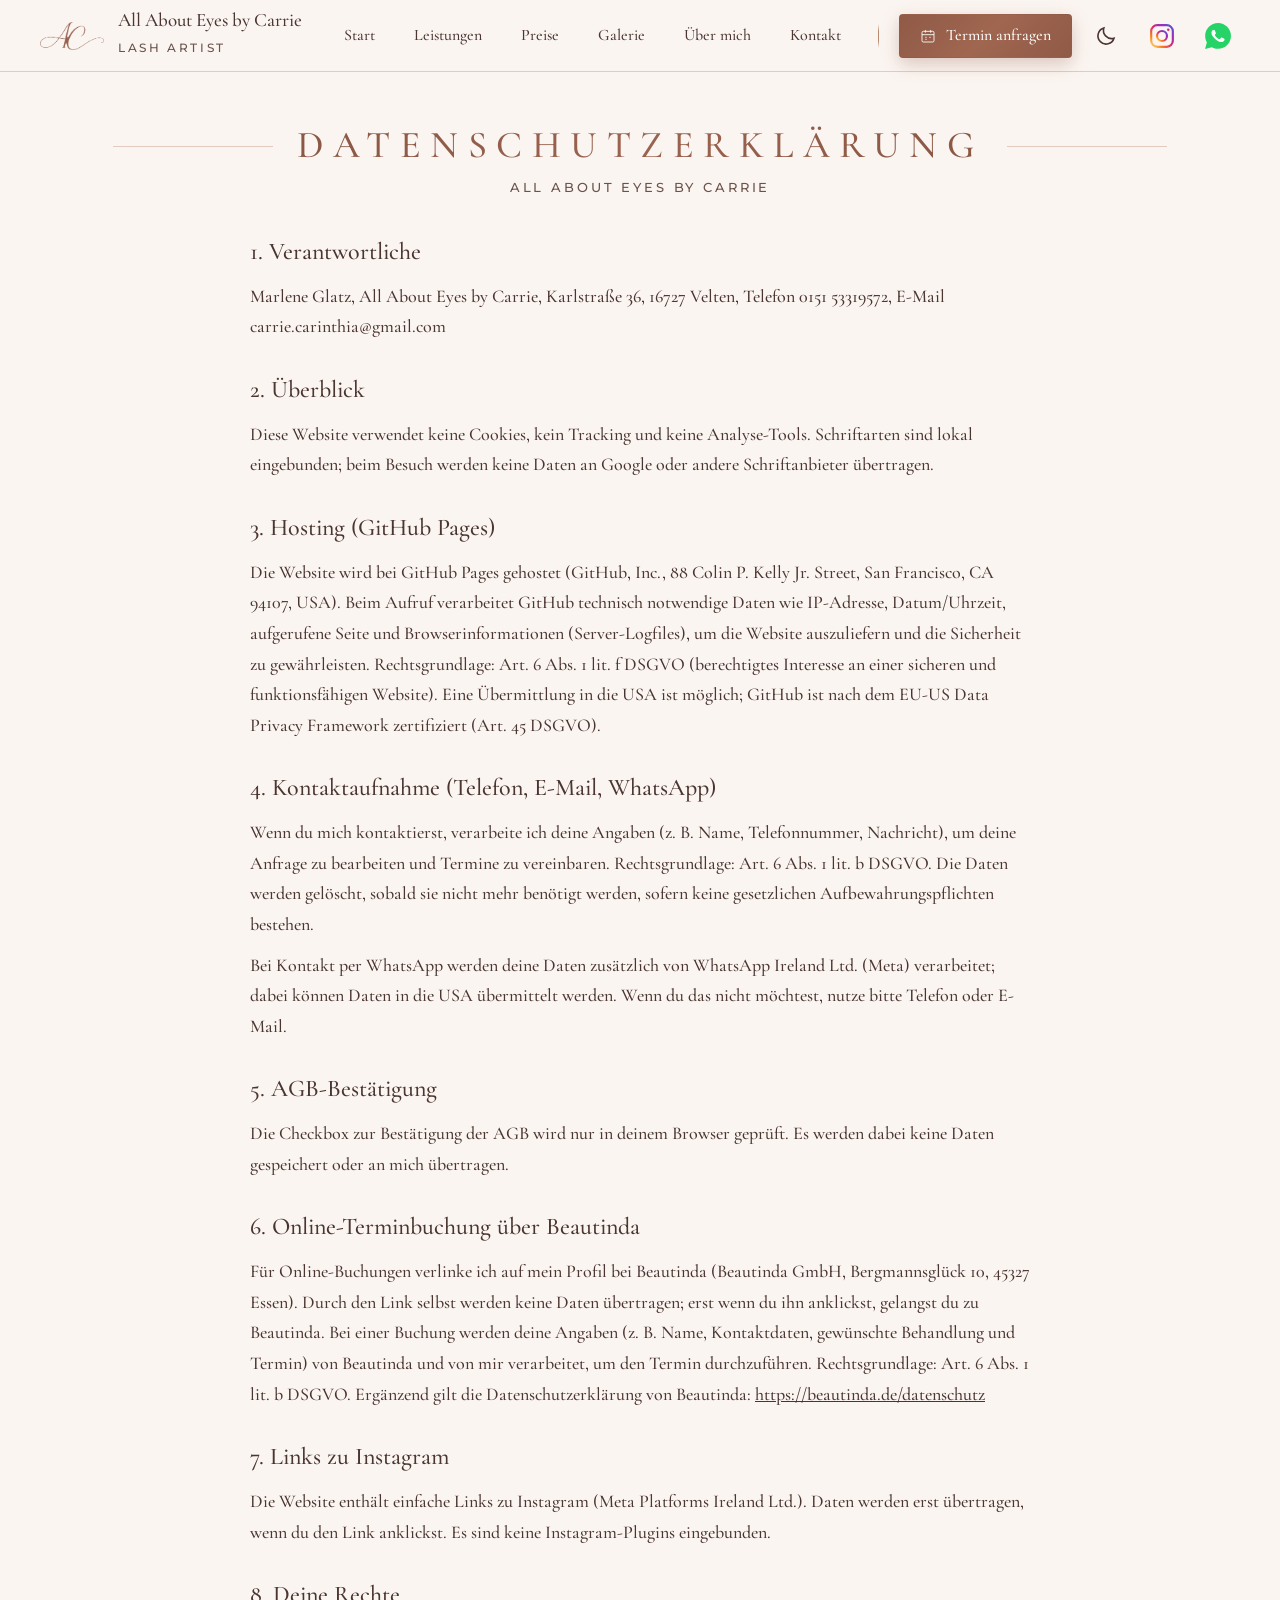
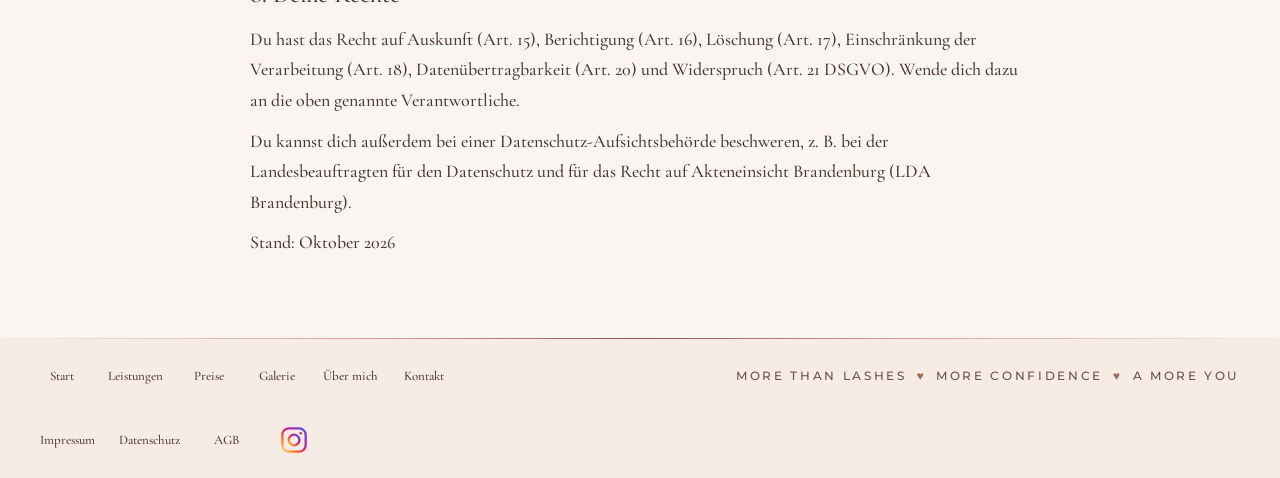
<file: datenschutz.html>
<!doctype html>
<html lang="de">
  <head>
    <meta charset="UTF-8" />
    <meta name="viewport" content="width=device-width, initial-scale=1.0" />
    <meta http-equiv="Content-Security-Policy" content="default-src 'self'; img-src 'self' data:; style-src 'self' 'unsafe-inline'; font-src 'self'; script-src 'self'; connect-src 'self'; base-uri 'self'; form-action 'none'; object-src 'none'" />
    <meta name="referrer" content="strict-origin-when-cross-origin" />
    <title>Datenschutzerklärung – All About Eyes by Carrie</title>
    <meta name="description" content="Datenschutzerklärung von All About Eyes by Carrie: Hosting, Kontaktaufnahme, Online-Terminbuchung und Betroffenenrechte." />
    <meta name="theme-color" content="#fbf5f1" media="(prefers-color-scheme: light)" />
    <meta name="theme-color" content="#1f1715" media="(prefers-color-scheme: dark)" />
    <!-- TODO: nach Domain-Umzug auf https://all-about-eyes.de/ umstellen (og:url, og:image, twitter:image, JSON-LD) -->
    <meta property="og:type" content="website" />
    <meta property="og:locale" content="de_DE" />
    <meta property="og:site_name" content="All About Eyes by Carrie" />
    <meta property="og:title" content="Datenschutzerklärung – All About Eyes by Carrie" />
    <meta property="og:description" content="Datenschutzerklärung von All About Eyes by Carrie: Hosting, Kontaktaufnahme, Online-Terminbuchung und Betroffenenrechte." />
    <meta property="og:url" content="https://bmkbauservice-hue.github.io/all-about-eyes/datenschutz.html" />
    <meta property="og:image" content="https://bmkbauservice-hue.github.io/all-about-eyes/img/vorschau.jpg" />
    <meta property="og:image:width" content="1200" />
    <meta property="og:image:height" content="630" />
    <meta property="og:image:alt" content="Auge mit Wimpernverlängerung zwischen Blüten – All About Eyes by Carrie, Lash Artist in Velten" />
    <meta name="twitter:card" content="summary_large_image" />
    <meta name="twitter:title" content="Datenschutzerklärung – All About Eyes by Carrie" />
    <meta name="twitter:description" content="Datenschutzerklärung von All About Eyes by Carrie: Hosting, Kontaktaufnahme, Online-Terminbuchung und Betroffenenrechte." />
    <meta name="twitter:image" content="https://bmkbauservice-hue.github.io/all-about-eyes/img/vorschau.jpg" />
    <link rel="icon" type="image/svg+xml" href="img/favicon.svg" />
    <script src="js/theme.js"></script>
    <link rel="stylesheet" href="css/style.css" />
  </head>
  <body>
    <!-- SVG-Icons einmal definieren, dann per <use> wiederverwenden -->
    <svg width="0" height="0" style="position: absolute">
      <defs>
        <linearGradient id="ig-grad" x1="0" y1="1" x2="1" y2="0">
          <stop offset="0" stop-color="#FEDA75" />
          <stop offset="0.25" stop-color="#FA7E1E" />
          <stop offset="0.5" stop-color="#D62976" />
          <stop offset="0.75" stop-color="#962FBF" />
          <stop offset="1" stop-color="#4F5BD5" />
        </linearGradient>
        <symbol id="i-insta-color" viewBox="0 0 24 24">
          <rect x="2" y="2" width="20" height="20" rx="5.6" fill="none" stroke="url(#ig-grad)" stroke-width="2" />
          <circle cx="12" cy="12" r="4.6" fill="none" stroke="url(#ig-grad)" stroke-width="2" />
          <circle cx="17.7" cy="6.3" r="1.25" fill="url(#ig-grad)" stroke="none" />
        </symbol>
        <symbol id="i-whatsapp-color" viewBox="0 0 24 24">
          <path d="M20.433 3.432C18.206 1.22 15.189 -0.015 12.05 -0C5.495 0 0.16 5.335 0.157 11.892C0.157 13.988 0.704 16.034 1.745 17.837L0.057 24L6.362 22.346C8.106 23.296 10.059 23.794 12.045 23.794H12.05C18.604 23.794 23.94 18.459 23.943 11.901C23.953 8.745 22.7 5.715 20.463 3.488L20.433 3.432Z" fill="#25D366" stroke="none" />
          <path d="M17.472 14.382C17.175 14.233 15.714 13.515 15.442 13.415C15.169 13.316 14.971 13.267 14.772 13.565C14.575 13.862 14.005 14.531 13.832 14.729C13.659 14.928 13.485 14.952 13.188 14.804C12.888 14.654 11.925 14.339 10.785 13.319C9.897 12.524 9.301 11.549 9.125 11.249C8.951 10.949 9.106 10.784 9.255 10.634C9.391 10.499 9.556 10.289 9.706 10.114C9.852 9.933 9.9 9.813 10.003 9.618C10.103 9.408 10.052 9.243 9.978 9.094C9.903 8.944 9.306 7.474 9.056 6.888C8.816 6.304 8.569 6.378 8.384 6.378C8.212 6.363 8.013 6.363 7.813 6.363C7.613 6.363 7.29 6.437 7.016 6.722C6.743 7.022 5.971 7.742 5.971 9.197C5.971 10.652 7.041 12.062 7.19 12.272C7.339 12.452 9.285 15.467 12.266 16.755C12.975 17.055 13.529 17.244 13.96 17.381C14.672 17.607 15.32 17.575 15.832 17.499C16.403 17.414 17.59 16.78 17.838 16.086C18.086 15.39 18.086 14.797 18.011 14.673C17.937 14.549 17.739 14.475 17.441 14.326Z" fill="#fff" stroke="none" />
        </symbol>
        <symbol id="i-moon" viewBox="0 0 24 24">
          <path d="M20 14.2A8.2 8.2 0 0 1 9.8 4a8.2 8.2 0 1 0 10.2 10.2z" />
        </symbol>
        <symbol id="i-sun" viewBox="0 0 24 24">
          <circle cx="12" cy="12" r="4.2" />
          <path d="M12 2.5v2.4M12 19.1v2.4M2.5 12h2.4M19.1 12h2.4M5.3 5.3l1.7 1.7M17 17l1.7 1.7M5.3 18.7L7 17M17 7l1.7-1.7" />
        </symbol>
        <symbol id="i-cal" viewBox="0 0 24 24">
          <rect x="3" y="5" width="18" height="16" rx="2" />
          <path d="M3 10h18M8 3v4M16 3v4M8 14h2M14 14h2M8 17h2" />
        </symbol>
        <symbol id="i-arrow" viewBox="0 0 24 24">
          <path d="M5 12h14M13 6l6 6-6 6" />
        </symbol>
        <symbol id="i-diamond" viewBox="0 0 24 24">
          <path d="M6 4h12l4 5-10 12L2 9z" />
          <path d="M2 9h20M9 4l3 17M15 4l-3 17M6 4l3 5 3-5 3 5 3-5" />
        </symbol>
        <symbol id="i-heart" viewBox="0 0 24 24">
          <path
            d="M12 20s-8-5-8-11a4.5 4.5 0 0 1 8-2.8A4.5 4.5 0 0 1 20 9c0 6-8 11-8 11z"
          />
        </symbol>
        <symbol id="i-lotus" viewBox="0 0 24 24">
          <path d="M12 19c-3-2-4-5-4-8s2-5 4-7c2 2 4 4 4 7s-1 6-4 8z" />
          <path
            d="M12 19c-4 0-8-2-9-6 2-1 5-1 6 0M12 19c4 0 8-2 9-6-2-1-5-1-6 0"
          />
        </symbol>
        <symbol id="i-inf" viewBox="0 0 24 24">
          <path
            d="M12 12c-2-3-4-4-6-4a4 4 0 0 0 0 8c2 0 4-1 6-4zm0 0c2 3 4 4 6 4a4 4 0 0 0 0-8c-2 0-4 1-6 4z"
          />
        </symbol>
        <symbol id="i-people" viewBox="0 0 24 24">
          <circle cx="9" cy="6" r="2.5" />
          <circle cx="15.5" cy="7" r="2" />
          <path
            d="M5 20l1.5-8a2.5 2.5 0 0 1 5 0L13 20M13 20l1-7a1.8 1.8 0 0 1 3.5 0L19 20"
          />
        </symbol>
        <symbol id="i-shield" viewBox="0 0 24 24">
          <path d="M12 3l8 3v6c0 5-3.5 8-8 9-4.5-1-8-4-8-9V6z" />
          <path d="M8.5 12l2.5 2.5 4.5-5" />
        </symbol>
        <symbol id="i-insta" viewBox="0 0 24 24">
          <rect x="3" y="3" width="18" height="18" rx="5" />
          <circle cx="12" cy="12" r="4" />
          <circle cx="17.5" cy="6.5" r=".6" fill="currentColor" />
        </symbol>
        <symbol id="i-chat" viewBox="0 0 24 24">
          <path d="M4 20l1.3-3.8A8 8 0 1 1 8 19z" />
          <path
            d="M9 9c0 3 3 6 6 6l1-1.5-2-1-1 1c-1-.5-2-1.5-2.5-2.5l1-1-1-2z"
          />
        </symbol>
        <symbol id="i-phone" viewBox="0 0 24 24">
          <path
            d="M5 3h4l2 5-2.5 1.5a11 11 0 0 0 6 6L16 13l5 2v4a2 2 0 0 1-2 2A17 17 0 0 1 3 5a2 2 0 0 1 2-2z"
          />
        </symbol>
        <symbol id="i-mail" viewBox="0 0 24 24">
          <rect x="3" y="5" width="18" height="14" rx="2" />
          <path d="M3 7l9 6 9-6" />
        </symbol>
        <symbol id="i-menu" viewBox="0 0 24 24">
          <path d="M3 6h18M3 12h18M3 18h18" />
        </symbol>
        <symbol id="i-left" viewBox="0 0 24 24">
          <path d="M15 6l-6 6 6 6" />
        </symbol>
        <symbol id="i-right" viewBox="0 0 24 24">
          <path d="M9 6l6 6-6 6" />
        </symbol>
      </defs>
    </svg>

    <!-- ================= HEADER ================= -->
    <header>
      <nav class="container nav">
        <a href="index.html#start" class="logo" aria-label="Zur Startseite">
          <span class="logo-ac" aria-hidden="true"></span>
          <span class="logo-text"
            ><strong>All About Eyes by Carrie</strong
            ><span class="label">Lash Artist</span></span
          >
        </a>
        <ul class="nav-links" id="navLinks">
          <li><a href="index.html#start" >Start</a></li>
          <li><a href="index.html#leistungen">Leistungen</a></li>
          <li><a href="index.html#leistungen">Preise</a></li>
          <li><a href="index.html#galerie">Galerie</a></li>
          <li><a href="index.html#ueber-mich">Über mich</a></li>
          <li><a href="index.html#kontakt">Kontakt</a></li>
        </ul>
        <div class="nav-right">
          <a href="index.html#kontakt" class="btn btn-primary"
            ><svg class="icon"><use href="#i-cal" /></svg>Termin anfragen</a
          >
          <span class="social">
            <button
              type="button"
              class="theme-toggle"
              id="themeToggle"
              aria-label="Dunklen Modus einschalten"
            >
              <svg class="icon theme-moon" aria-hidden="true" focusable="false"><use href="#i-moon" /></svg>
              <svg class="icon theme-sun" aria-hidden="true" focusable="false"><use href="#i-sun" /></svg>
            </button>
            <a
              href="https://instagram.com/all_about_eyes_by_carrie"
              target="_blank"
              rel="noopener"
              aria-label="Instagram"
              ><svg class="brand-icon" aria-hidden="true"><use href="#i-insta-color" /></svg
            ></a>
            <a
              href="index.html#kontakt"
              title="Zur WhatsApp-Anfrage"
              aria-label="Zur WhatsApp-Anfrage im Kontaktbereich"
              ><svg class="brand-icon" aria-hidden="true"><use href="#i-whatsapp-color" /></svg
            ></a>
          </span>
          <button
            class="menu-toggle"
            id="menuToggle"
            aria-label="Menü öffnen"
            aria-expanded="false"
          >
            <svg class="icon" style="width: 28px; height: 28px">
              <use href="#i-menu" />
            </svg>
          </button>
        </div>
      </nav>
    </header>

    <main class="legal">
      <div class="container">
        <div class="section-title">
          <h2>Datenschutzerklärung</h2>
          <p class="label">All About Eyes by Carrie</p>
        </div>
        <div class="legal-body">
          <h2>1. Verantwortliche</h2>
          <p>
            Marlene Glatz, All About Eyes by Carrie, Karlstraße 36, 16727
            Velten, Telefon 0151 53319572, E-Mail carrie.carinthia@gmail.com
          </p>

          <h2>2. Überblick</h2>
          <p>
            Diese Website verwendet keine Cookies, kein Tracking und keine
            Analyse-Tools. Schriftarten sind lokal eingebunden; beim Besuch
            werden keine Daten an Google oder andere Schriftanbieter
            übertragen.
          </p>

          <h2>3. Hosting (GitHub Pages)</h2>
          <!-- TODO: anpassen, sobald die Seite auf einen eigenen Server umzieht. -->
          <p>
            Die Website wird bei GitHub Pages gehostet (GitHub, Inc., 88 Colin
            P. Kelly Jr. Street, San Francisco, CA 94107, USA). Beim Aufruf
            verarbeitet GitHub technisch notwendige Daten wie IP-Adresse,
            Datum/Uhrzeit, aufgerufene Seite und Browserinformationen
            (Server-Logfiles), um die Website auszuliefern und die Sicherheit
            zu gewährleisten. Rechtsgrundlage: Art. 6 Abs. 1 lit. f DSGVO
            (berechtigtes Interesse an einer sicheren und funktionsfähigen
            Website). Eine Übermittlung in die USA ist möglich; GitHub ist nach
            dem EU-US Data Privacy Framework zertifiziert (Art. 45 DSGVO).
          </p>

          <h2>4. Kontaktaufnahme (Telefon, E-Mail, WhatsApp)</h2>
          <p>
            Wenn du mich kontaktierst, verarbeite ich deine Angaben (z. B.
            Name, Telefonnummer, Nachricht), um deine Anfrage zu bearbeiten und
            Termine zu vereinbaren. Rechtsgrundlage: Art. 6 Abs. 1 lit. b
            DSGVO. Die Daten werden gelöscht, sobald sie nicht mehr benötigt
            werden, sofern keine gesetzlichen Aufbewahrungspflichten bestehen.
          </p>
          <p>
            Bei Kontakt per WhatsApp werden deine Daten zusätzlich von WhatsApp
            Ireland Ltd. (Meta) verarbeitet; dabei können Daten in die USA
            übermittelt werden. Wenn du das nicht möchtest, nutze bitte Telefon
            oder E-Mail.
          </p>

          <h2>5. AGB-Bestätigung</h2>
          <p>
            Die Checkbox zur Bestätigung der AGB wird nur in deinem Browser
            geprüft. Es werden dabei keine Daten gespeichert oder an mich
            übertragen.
          </p>

          <h2>6. Online-Terminbuchung über Beautinda</h2>
          <p>
            Für Online-Buchungen verlinke ich auf mein Profil bei Beautinda
            (Beautinda GmbH, Bergmannsglück 10, 45327 Essen). Durch den Link
            selbst werden keine Daten übertragen; erst wenn du ihn anklickst,
            gelangst du zu Beautinda. Bei einer Buchung werden deine Angaben
            (z. B. Name, Kontaktdaten, gewünschte Behandlung und Termin) von
            Beautinda und von mir verarbeitet, um den Termin durchzuführen.
            Rechtsgrundlage: Art. 6 Abs. 1 lit. b DSGVO. Ergänzend gilt die
            Datenschutzerklärung von Beautinda:
            <a
              href="https://beautinda.de/datenschutz"
              target="_blank"
              rel="noopener"
              >https://beautinda.de/datenschutz</a
            >
          </p>

          <h2>7. Links zu Instagram</h2>
          <p>
            Die Website enthält einfache Links zu Instagram (Meta Platforms
            Ireland Ltd.). Daten werden erst übertragen, wenn du den Link
            anklickst. Es sind keine Instagram-Plugins eingebunden.
          </p>

          <h2>8. Deine Rechte</h2>
          <p>
            Du hast das Recht auf Auskunft (Art. 15), Berichtigung (Art. 16),
            Löschung (Art. 17), Einschränkung der Verarbeitung (Art. 18),
            Datenübertragbarkeit (Art. 20) und Widerspruch (Art. 21 DSGVO).
            Wende dich dazu an die oben genannte Verantwortliche.
          </p>
          <p>
            Du kannst dich außerdem bei einer Datenschutz-Aufsichtsbehörde
            beschweren, z. B. bei der Landesbeauftragten für den Datenschutz
            und für das Recht auf Akteneinsicht Brandenburg (LDA Brandenburg).
          </p>

          <p>Stand: Oktober 2026</p>
        </div>
      </div>
    </main>

    <!-- ================= FOOTER ================= -->
    <footer>
      <div class="container footer-inner">
        <ul class="footer-links">
          <li><a href="index.html#start">Start</a></li>
          <li><a href="index.html#leistungen">Leistungen</a></li>
          <li><a href="index.html#leistungen">Preise</a></li>
          <li><a href="index.html#galerie">Galerie</a></li>
          <li><a href="index.html#ueber-mich">Über mich</a></li>
          <li><a href="index.html#kontakt">Kontakt</a></li>
        </ul>
        <div class="footer-claim label">
          More than lashes<span>♥</span>More confidence<span>♥</span>A more you
        </div>
        <ul class="footer-links">
          <li><a href="impressum.html">Impressum</a></li>
          <li><a href="datenschutz.html">Datenschutz</a></li>
          <li><a href="agb.html">AGB</a></li>
          <li class="social">
            <a
              href="https://instagram.com/all_about_eyes_by_carrie"
              target="_blank"
              rel="noopener"
              aria-label="Instagram"
              ><svg class="brand-icon" aria-hidden="true"><use href="#i-insta-color" /></svg
            ></a>
          </li>
        </ul>
      </div>
    </footer>

    <script src="js/main.js"></script>
  </body>
</html>
</file>
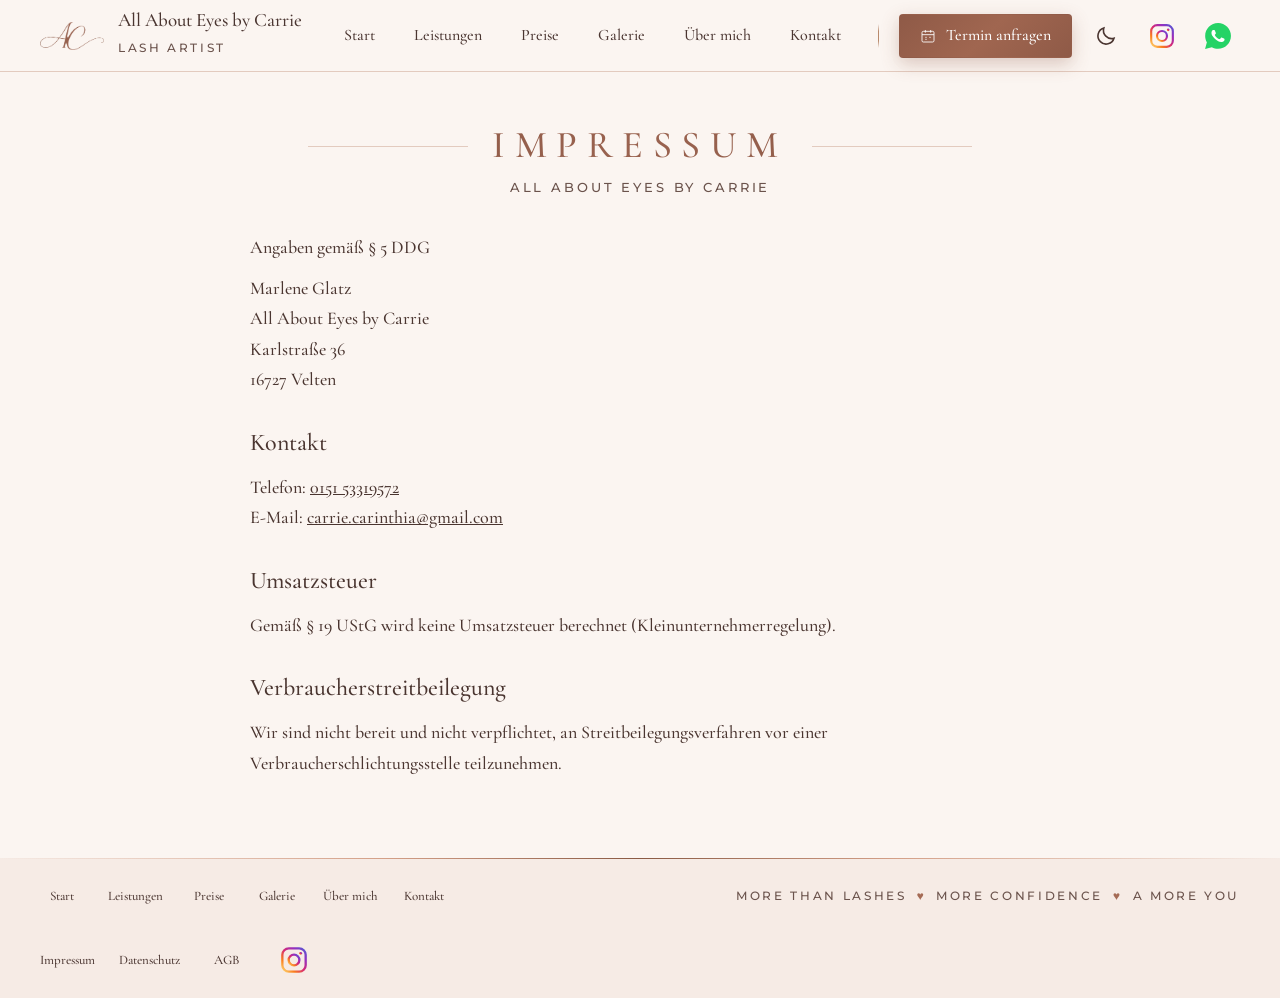
<file: impressum.html>
<!doctype html>
<html lang="de">
  <head>
    <meta charset="UTF-8" />
    <meta name="viewport" content="width=device-width, initial-scale=1.0" />
    <meta http-equiv="Content-Security-Policy" content="default-src 'self'; img-src 'self' data:; style-src 'self' 'unsafe-inline'; font-src 'self'; script-src 'self'; connect-src 'self'; base-uri 'self'; form-action 'none'; object-src 'none'" />
    <meta name="referrer" content="strict-origin-when-cross-origin" />
    <title>Impressum – All About Eyes by Carrie</title>
    <meta name="description" content="Impressum und Anbieterkennzeichnung von All About Eyes by Carrie, Karlstraße 36, 16727 Velten." />
    <meta name="theme-color" content="#fbf5f1" media="(prefers-color-scheme: light)" />
    <meta name="theme-color" content="#1f1715" media="(prefers-color-scheme: dark)" />
    <!-- TODO: nach Domain-Umzug auf https://all-about-eyes.de/ umstellen (og:url, og:image, twitter:image, JSON-LD) -->
    <meta property="og:type" content="website" />
    <meta property="og:locale" content="de_DE" />
    <meta property="og:site_name" content="All About Eyes by Carrie" />
    <meta property="og:title" content="Impressum – All About Eyes by Carrie" />
    <meta property="og:description" content="Impressum und Anbieterkennzeichnung von All About Eyes by Carrie, Karlstraße 36, 16727 Velten." />
    <meta property="og:url" content="https://bmkbauservice-hue.github.io/all-about-eyes/impressum.html" />
    <meta property="og:image" content="https://bmkbauservice-hue.github.io/all-about-eyes/img/vorschau.jpg" />
    <meta property="og:image:width" content="1200" />
    <meta property="og:image:height" content="630" />
    <meta property="og:image:alt" content="Auge mit Wimpernverlängerung zwischen Blüten – All About Eyes by Carrie, Lash Artist in Velten" />
    <meta name="twitter:card" content="summary_large_image" />
    <meta name="twitter:title" content="Impressum – All About Eyes by Carrie" />
    <meta name="twitter:description" content="Impressum und Anbieterkennzeichnung von All About Eyes by Carrie, Karlstraße 36, 16727 Velten." />
    <meta name="twitter:image" content="https://bmkbauservice-hue.github.io/all-about-eyes/img/vorschau.jpg" />
    <link rel="icon" type="image/svg+xml" href="img/favicon.svg" />
    <script src="js/theme.js"></script>
    <link rel="stylesheet" href="css/style.css" />
  </head>
  <body>
    <!-- SVG-Icons einmal definieren, dann per <use> wiederverwenden -->
    <svg width="0" height="0" style="position: absolute">
      <defs>
        <linearGradient id="ig-grad" x1="0" y1="1" x2="1" y2="0">
          <stop offset="0" stop-color="#FEDA75" />
          <stop offset="0.25" stop-color="#FA7E1E" />
          <stop offset="0.5" stop-color="#D62976" />
          <stop offset="0.75" stop-color="#962FBF" />
          <stop offset="1" stop-color="#4F5BD5" />
        </linearGradient>
        <symbol id="i-insta-color" viewBox="0 0 24 24">
          <rect x="2" y="2" width="20" height="20" rx="5.6" fill="none" stroke="url(#ig-grad)" stroke-width="2" />
          <circle cx="12" cy="12" r="4.6" fill="none" stroke="url(#ig-grad)" stroke-width="2" />
          <circle cx="17.7" cy="6.3" r="1.25" fill="url(#ig-grad)" stroke="none" />
        </symbol>
        <symbol id="i-whatsapp-color" viewBox="0 0 24 24">
          <path d="M20.433 3.432C18.206 1.22 15.189 -0.015 12.05 -0C5.495 0 0.16 5.335 0.157 11.892C0.157 13.988 0.704 16.034 1.745 17.837L0.057 24L6.362 22.346C8.106 23.296 10.059 23.794 12.045 23.794H12.05C18.604 23.794 23.94 18.459 23.943 11.901C23.953 8.745 22.7 5.715 20.463 3.488L20.433 3.432Z" fill="#25D366" stroke="none" />
          <path d="M17.472 14.382C17.175 14.233 15.714 13.515 15.442 13.415C15.169 13.316 14.971 13.267 14.772 13.565C14.575 13.862 14.005 14.531 13.832 14.729C13.659 14.928 13.485 14.952 13.188 14.804C12.888 14.654 11.925 14.339 10.785 13.319C9.897 12.524 9.301 11.549 9.125 11.249C8.951 10.949 9.106 10.784 9.255 10.634C9.391 10.499 9.556 10.289 9.706 10.114C9.852 9.933 9.9 9.813 10.003 9.618C10.103 9.408 10.052 9.243 9.978 9.094C9.903 8.944 9.306 7.474 9.056 6.888C8.816 6.304 8.569 6.378 8.384 6.378C8.212 6.363 8.013 6.363 7.813 6.363C7.613 6.363 7.29 6.437 7.016 6.722C6.743 7.022 5.971 7.742 5.971 9.197C5.971 10.652 7.041 12.062 7.19 12.272C7.339 12.452 9.285 15.467 12.266 16.755C12.975 17.055 13.529 17.244 13.96 17.381C14.672 17.607 15.32 17.575 15.832 17.499C16.403 17.414 17.59 16.78 17.838 16.086C18.086 15.39 18.086 14.797 18.011 14.673C17.937 14.549 17.739 14.475 17.441 14.326Z" fill="#fff" stroke="none" />
        </symbol>
        <symbol id="i-moon" viewBox="0 0 24 24">
          <path d="M20 14.2A8.2 8.2 0 0 1 9.8 4a8.2 8.2 0 1 0 10.2 10.2z" />
        </symbol>
        <symbol id="i-sun" viewBox="0 0 24 24">
          <circle cx="12" cy="12" r="4.2" />
          <path d="M12 2.5v2.4M12 19.1v2.4M2.5 12h2.4M19.1 12h2.4M5.3 5.3l1.7 1.7M17 17l1.7 1.7M5.3 18.7L7 17M17 7l1.7-1.7" />
        </symbol>
        <symbol id="i-cal" viewBox="0 0 24 24">
          <rect x="3" y="5" width="18" height="16" rx="2" />
          <path d="M3 10h18M8 3v4M16 3v4M8 14h2M14 14h2M8 17h2" />
        </symbol>
        <symbol id="i-arrow" viewBox="0 0 24 24">
          <path d="M5 12h14M13 6l6 6-6 6" />
        </symbol>
        <symbol id="i-diamond" viewBox="0 0 24 24">
          <path d="M6 4h12l4 5-10 12L2 9z" />
          <path d="M2 9h20M9 4l3 17M15 4l-3 17M6 4l3 5 3-5 3 5 3-5" />
        </symbol>
        <symbol id="i-heart" viewBox="0 0 24 24">
          <path
            d="M12 20s-8-5-8-11a4.5 4.5 0 0 1 8-2.8A4.5 4.5 0 0 1 20 9c0 6-8 11-8 11z"
          />
        </symbol>
        <symbol id="i-lotus" viewBox="0 0 24 24">
          <path d="M12 19c-3-2-4-5-4-8s2-5 4-7c2 2 4 4 4 7s-1 6-4 8z" />
          <path
            d="M12 19c-4 0-8-2-9-6 2-1 5-1 6 0M12 19c4 0 8-2 9-6-2-1-5-1-6 0"
          />
        </symbol>
        <symbol id="i-inf" viewBox="0 0 24 24">
          <path
            d="M12 12c-2-3-4-4-6-4a4 4 0 0 0 0 8c2 0 4-1 6-4zm0 0c2 3 4 4 6 4a4 4 0 0 0 0-8c-2 0-4 1-6 4z"
          />
        </symbol>
        <symbol id="i-people" viewBox="0 0 24 24">
          <circle cx="9" cy="6" r="2.5" />
          <circle cx="15.5" cy="7" r="2" />
          <path
            d="M5 20l1.5-8a2.5 2.5 0 0 1 5 0L13 20M13 20l1-7a1.8 1.8 0 0 1 3.5 0L19 20"
          />
        </symbol>
        <symbol id="i-shield" viewBox="0 0 24 24">
          <path d="M12 3l8 3v6c0 5-3.5 8-8 9-4.5-1-8-4-8-9V6z" />
          <path d="M8.5 12l2.5 2.5 4.5-5" />
        </symbol>
        <symbol id="i-insta" viewBox="0 0 24 24">
          <rect x="3" y="3" width="18" height="18" rx="5" />
          <circle cx="12" cy="12" r="4" />
          <circle cx="17.5" cy="6.5" r=".6" fill="currentColor" />
        </symbol>
        <symbol id="i-chat" viewBox="0 0 24 24">
          <path d="M4 20l1.3-3.8A8 8 0 1 1 8 19z" />
          <path
            d="M9 9c0 3 3 6 6 6l1-1.5-2-1-1 1c-1-.5-2-1.5-2.5-2.5l1-1-1-2z"
          />
        </symbol>
        <symbol id="i-phone" viewBox="0 0 24 24">
          <path
            d="M5 3h4l2 5-2.5 1.5a11 11 0 0 0 6 6L16 13l5 2v4a2 2 0 0 1-2 2A17 17 0 0 1 3 5a2 2 0 0 1 2-2z"
          />
        </symbol>
        <symbol id="i-mail" viewBox="0 0 24 24">
          <rect x="3" y="5" width="18" height="14" rx="2" />
          <path d="M3 7l9 6 9-6" />
        </symbol>
        <symbol id="i-menu" viewBox="0 0 24 24">
          <path d="M3 6h18M3 12h18M3 18h18" />
        </symbol>
        <symbol id="i-left" viewBox="0 0 24 24">
          <path d="M15 6l-6 6 6 6" />
        </symbol>
        <symbol id="i-right" viewBox="0 0 24 24">
          <path d="M9 6l6 6-6 6" />
        </symbol>
      </defs>
    </svg>

    <!-- ================= HEADER ================= -->
    <header>
      <nav class="container nav">
        <a href="index.html#start" class="logo" aria-label="Zur Startseite">
          <span class="logo-ac" aria-hidden="true"></span>
          <span class="logo-text"
            ><strong>All About Eyes by Carrie</strong
            ><span class="label">Lash Artist</span></span
          >
        </a>
        <ul class="nav-links" id="navLinks">
          <li><a href="index.html#start" >Start</a></li>
          <li><a href="index.html#leistungen">Leistungen</a></li>
          <li><a href="index.html#leistungen">Preise</a></li>
          <li><a href="index.html#galerie">Galerie</a></li>
          <li><a href="index.html#ueber-mich">Über mich</a></li>
          <li><a href="index.html#kontakt">Kontakt</a></li>
        </ul>
        <div class="nav-right">
          <a href="index.html#kontakt" class="btn btn-primary"
            ><svg class="icon"><use href="#i-cal" /></svg>Termin anfragen</a
          >
          <span class="social">
            <button
              type="button"
              class="theme-toggle"
              id="themeToggle"
              aria-label="Dunklen Modus einschalten"
            >
              <svg class="icon theme-moon" aria-hidden="true" focusable="false"><use href="#i-moon" /></svg>
              <svg class="icon theme-sun" aria-hidden="true" focusable="false"><use href="#i-sun" /></svg>
            </button>
            <a
              href="https://instagram.com/all_about_eyes_by_carrie"
              target="_blank"
              rel="noopener"
              aria-label="Instagram"
              ><svg class="brand-icon" aria-hidden="true"><use href="#i-insta-color" /></svg
            ></a>
            <a
              href="index.html#kontakt"
              title="Zur WhatsApp-Anfrage"
              aria-label="Zur WhatsApp-Anfrage im Kontaktbereich"
              ><svg class="brand-icon" aria-hidden="true"><use href="#i-whatsapp-color" /></svg
            ></a>
          </span>
          <button
            class="menu-toggle"
            id="menuToggle"
            aria-label="Menü öffnen"
            aria-expanded="false"
          >
            <svg class="icon" style="width: 28px; height: 28px">
              <use href="#i-menu" />
            </svg>
          </button>
        </div>
      </nav>
    </header>

    <main class="legal">
      <div class="container">
        <div class="section-title">
          <h2>Impressum</h2>
          <p class="label">All About Eyes by Carrie</p>
        </div>
        <div class="legal-body">
          <p>Angaben gemäß § 5 DDG</p>
          <p>
            Marlene Glatz<br />
            All About Eyes by Carrie<br />
            Karlstraße 36<br />
            16727 Velten
          </p>

          <h2>Kontakt</h2>
          <p>
            Telefon: <a href="tel:+4915153319572">0151 53319572</a><br />
            E-Mail:
            <a href="mailto:carrie.carinthia@gmail.com"
              >carrie.carinthia@gmail.com</a
            >
          </p>

          <h2>Umsatzsteuer</h2>
          <p>
            Gemäß § 19 UStG wird keine Umsatzsteuer berechnet
            (Kleinunternehmerregelung).
          </p>

          <h2>Verbraucherstreitbeilegung</h2>
          <p>
            Wir sind nicht bereit und nicht verpflichtet, an
            Streitbeilegungsverfahren vor einer Verbraucherschlichtungsstelle
            teilzunehmen.
          </p>
        </div>
      </div>
    </main>

    <!-- ================= FOOTER ================= -->
    <footer>
      <div class="container footer-inner">
        <ul class="footer-links">
          <li><a href="index.html#start">Start</a></li>
          <li><a href="index.html#leistungen">Leistungen</a></li>
          <li><a href="index.html#leistungen">Preise</a></li>
          <li><a href="index.html#galerie">Galerie</a></li>
          <li><a href="index.html#ueber-mich">Über mich</a></li>
          <li><a href="index.html#kontakt">Kontakt</a></li>
        </ul>
        <div class="footer-claim label">
          More than lashes<span>♥</span>More confidence<span>♥</span>A more you
        </div>
        <ul class="footer-links">
          <li><a href="impressum.html">Impressum</a></li>
          <li><a href="datenschutz.html">Datenschutz</a></li>
          <li><a href="agb.html">AGB</a></li>
          <li class="social">
            <a
              href="https://instagram.com/all_about_eyes_by_carrie"
              target="_blank"
              rel="noopener"
              aria-label="Instagram"
              ><svg class="brand-icon" aria-hidden="true"><use href="#i-insta-color" /></svg
            ></a>
          </li>
        </ul>
      </div>
    </footer>

    <script src="js/main.js"></script>
  </body>
</html>
</file>
<file: css/style.css>
/* ============ Schriften (lokal eingebunden) ============ */
/* latin-ext */
@font-face {
  font-family: "Cormorant Garamond";
  font-style: italic;
  font-weight: 400;
  font-display: swap;
  src: url(../fonts/cormorant-garamond-italic-latin-ext-400.woff2) format("woff2");
  unicode-range: U+0100-02BA, U+02BD-02C5, U+02C7-02CC, U+02CE-02D7, U+02DD-02FF, U+0304, U+0308, U+0329, U+1D00-1DBF, U+1E00-1E9F, U+1EF2-1EFF, U+2020, U+20A0-20AB, U+20AD-20C4, U+2113, U+2C60-2C7F, U+A720-A7FF;
}
/* latin */
@font-face {
  font-family: "Cormorant Garamond";
  font-style: italic;
  font-weight: 400;
  font-display: swap;
  src: url(../fonts/cormorant-garamond-italic-latin-400.woff2) format("woff2");
  unicode-range: U+0000-00FF, U+0131, U+0152-0153, U+02BB-02BC, U+02C6, U+02DA, U+02DC, U+0304, U+0308, U+0329, U+2000-206F, U+20AC, U+2122, U+2191, U+2193, U+2212, U+2215, U+FEFF, U+FFFD;
}
/* latin-ext */
@font-face {
  font-family: "Cormorant Garamond";
  font-style: normal;
  font-weight: 400;
  font-display: swap;
  src: url(../fonts/cormorant-garamond-normal-latin-ext.woff2) format("woff2");
  unicode-range: U+0100-02BA, U+02BD-02C5, U+02C7-02CC, U+02CE-02D7, U+02DD-02FF, U+0304, U+0308, U+0329, U+1D00-1DBF, U+1E00-1E9F, U+1EF2-1EFF, U+2020, U+20A0-20AB, U+20AD-20C4, U+2113, U+2C60-2C7F, U+A720-A7FF;
}
/* latin */
@font-face {
  font-family: "Cormorant Garamond";
  font-style: normal;
  font-weight: 400;
  font-display: swap;
  src: url(../fonts/cormorant-garamond-normal-latin.woff2) format("woff2");
  unicode-range: U+0000-00FF, U+0131, U+0152-0153, U+02BB-02BC, U+02C6, U+02DA, U+02DC, U+0304, U+0308, U+0329, U+2000-206F, U+20AC, U+2122, U+2191, U+2193, U+2212, U+2215, U+FEFF, U+FFFD;
}
/* latin-ext */
@font-face {
  font-family: "Cormorant Garamond";
  font-style: normal;
  font-weight: 500;
  font-display: swap;
  src: url(../fonts/cormorant-garamond-normal-latin-ext.woff2) format("woff2");
  unicode-range: U+0100-02BA, U+02BD-02C5, U+02C7-02CC, U+02CE-02D7, U+02DD-02FF, U+0304, U+0308, U+0329, U+1D00-1DBF, U+1E00-1E9F, U+1EF2-1EFF, U+2020, U+20A0-20AB, U+20AD-20C4, U+2113, U+2C60-2C7F, U+A720-A7FF;
}
/* latin */
@font-face {
  font-family: "Cormorant Garamond";
  font-style: normal;
  font-weight: 500;
  font-display: swap;
  src: url(../fonts/cormorant-garamond-normal-latin.woff2) format("woff2");
  unicode-range: U+0000-00FF, U+0131, U+0152-0153, U+02BB-02BC, U+02C6, U+02DA, U+02DC, U+0304, U+0308, U+0329, U+2000-206F, U+20AC, U+2122, U+2191, U+2193, U+2212, U+2215, U+FEFF, U+FFFD;
}
/* latin-ext */
@font-face {
  font-family: "Cormorant Garamond";
  font-style: normal;
  font-weight: 600;
  font-display: swap;
  src: url(../fonts/cormorant-garamond-normal-latin-ext.woff2) format("woff2");
  unicode-range: U+0100-02BA, U+02BD-02C5, U+02C7-02CC, U+02CE-02D7, U+02DD-02FF, U+0304, U+0308, U+0329, U+1D00-1DBF, U+1E00-1E9F, U+1EF2-1EFF, U+2020, U+20A0-20AB, U+20AD-20C4, U+2113, U+2C60-2C7F, U+A720-A7FF;
}
/* latin */
@font-face {
  font-family: "Cormorant Garamond";
  font-style: normal;
  font-weight: 600;
  font-display: swap;
  src: url(../fonts/cormorant-garamond-normal-latin.woff2) format("woff2");
  unicode-range: U+0000-00FF, U+0131, U+0152-0153, U+02BB-02BC, U+02C6, U+02DA, U+02DC, U+0304, U+0308, U+0329, U+2000-206F, U+20AC, U+2122, U+2191, U+2193, U+2212, U+2215, U+FEFF, U+FFFD;
}
/* latin-ext */
@font-face {
  font-family: "Great Vibes";
  font-style: normal;
  font-weight: 400;
  font-display: swap;
  src: url(../fonts/great-vibes-normal-latin-ext-400.woff2) format("woff2");
  unicode-range: U+0100-02BA, U+02BD-02C5, U+02C7-02CC, U+02CE-02D7, U+02DD-02FF, U+0304, U+0308, U+0329, U+1D00-1DBF, U+1E00-1E9F, U+1EF2-1EFF, U+2020, U+20A0-20AB, U+20AD-20C4, U+2113, U+2C60-2C7F, U+A720-A7FF;
}
/* latin */
@font-face {
  font-family: "Great Vibes";
  font-style: normal;
  font-weight: 400;
  font-display: swap;
  src: url(../fonts/great-vibes-normal-latin-400.woff2) format("woff2");
  unicode-range: U+0000-00FF, U+0131, U+0152-0153, U+02BB-02BC, U+02C6, U+02DA, U+02DC, U+0304, U+0308, U+0329, U+2000-206F, U+20AC, U+2122, U+2191, U+2193, U+2212, U+2215, U+FEFF, U+FFFD;
}
/* latin-ext */
@font-face {
  font-family: "Montserrat";
  font-style: normal;
  font-weight: 400;
  font-display: swap;
  src: url(../fonts/montserrat-normal-latin-ext.woff2) format("woff2");
  unicode-range: U+0100-02BA, U+02BD-02C5, U+02C7-02CC, U+02CE-02D7, U+02DD-02FF, U+0304, U+0308, U+0329, U+1D00-1DBF, U+1E00-1E9F, U+1EF2-1EFF, U+2020, U+20A0-20AB, U+20AD-20C4, U+2113, U+2C60-2C7F, U+A720-A7FF;
}
/* latin */
@font-face {
  font-family: "Montserrat";
  font-style: normal;
  font-weight: 400;
  font-display: swap;
  src: url(../fonts/montserrat-normal-latin.woff2) format("woff2");
  unicode-range: U+0000-00FF, U+0131, U+0152-0153, U+02BB-02BC, U+02C6, U+02DA, U+02DC, U+0304, U+0308, U+0329, U+2000-206F, U+20AC, U+2122, U+2191, U+2193, U+2212, U+2215, U+FEFF, U+FFFD;
}
/* latin-ext */
@font-face {
  font-family: "Montserrat";
  font-style: normal;
  font-weight: 500;
  font-display: swap;
  src: url(../fonts/montserrat-normal-latin-ext.woff2) format("woff2");
  unicode-range: U+0100-02BA, U+02BD-02C5, U+02C7-02CC, U+02CE-02D7, U+02DD-02FF, U+0304, U+0308, U+0329, U+1D00-1DBF, U+1E00-1E9F, U+1EF2-1EFF, U+2020, U+20A0-20AB, U+20AD-20C4, U+2113, U+2C60-2C7F, U+A720-A7FF;
}
/* latin */
@font-face {
  font-family: "Montserrat";
  font-style: normal;
  font-weight: 500;
  font-display: swap;
  src: url(../fonts/montserrat-normal-latin.woff2) format("woff2");
  unicode-range: U+0000-00FF, U+0131, U+0152-0153, U+02BB-02BC, U+02C6, U+02DA, U+02DC, U+0304, U+0308, U+0329, U+2000-206F, U+20AC, U+2122, U+2191, U+2193, U+2212, U+2215, U+FEFF, U+FFFD;
}
/* ============ Farben & Grundwerte ============ */
:root {
  --bg: #fbf5f1;
  --bg-soft: #f6ebe5;
  --bg-price: #efdacf;
  --bg-hero: #fdf3ea;
  --card: #fffaf7;
  --rose: #c08e7c;
  --rose-dark: #8f5a47;
  --rose-light: #e9cfc4;
  --gold: #c49a78;
  --text: #4a3530;
  --text-soft: #6b534c;
  --line: #e3cbbf;
  --gold-edge: #c9a07f;
  --edge-soft: #dcc0ab;
  --dots: #c9a07f;
  --heart: #a56b55;
  --on-rose: #ffffff;
  --serif: "Cormorant Garamond", Georgia, serif;
  --script: "Great Vibes", cursive;
  --sans: "Montserrat", Arial, sans-serif;
  --gold-grad: linear-gradient(90deg, #7e4f3b, #9a6350 50%, #7e4f3b);
  --gold-line: linear-gradient(90deg, transparent, #d4a088 30%, #8a5a44 50%, #d4a088 70%, transparent);
  --sep-grad: linear-gradient(180deg, transparent, #b98a6c 30%, #b98a6c 70%, transparent);
  --about-grad: linear-gradient(160deg, #fdf3ea, #f7e2d6);
  --btn-grad: linear-gradient(135deg, #8f5a47, #a06650 50%, #8f5a47);
  --dot-grad: linear-gradient(135deg, #8f5a47, #c08a74);
  --btn-text: #ffffff;
  --btn-outline-bg: rgba(255, 255, 255, 0.6);
  --btn-shadow: 0 6px 18px rgba(143, 90, 71, 0.3);
  --shine: rgba(255, 255, 255, 0.55);
  --header-bg: rgba(251, 245, 241, 0.92);
  --bar-bg: rgba(251, 245, 241, 0.95);
  --glass: rgba(253, 243, 234, 0.75);
  --info-bg: rgba(255, 250, 247, 0.75);
  --tint-hover: rgba(196, 140, 115, 0.12);
  --tint-active: rgba(196, 140, 115, 0.07);
  --gallery-overlay: rgba(196, 140, 115, 0.2);
  --glow: 0 10px 30px rgba(196, 140, 115, 0.45);
  --glow-soft: 0 4px 16px rgba(196, 140, 115, 0.3);
  --glow-card: 0 10px 26px rgba(196, 140, 115, 0.22);
  --hero-glow: rgba(236, 190, 165, 0.55);
  --hero-glow-0: rgba(236, 190, 165, 0);
  --icon-shadow: 0 4px 8px rgba(80, 50, 40, 0.3);
  --shadow: 0 8px 30px rgba(150, 100, 85, 0.12);
  --shadow-card: 0 8px 24px rgba(150, 100, 85, 0.12);
  --shadow-card-deep: 0 14px 36px rgba(120, 70, 55, 0.18);
  --marker-bg: #ffe9a8;
  --marker-text: #6b4a00;
  --icon-a: #8f5a47;
  --icon-b: #c08a74;
  --icon-info: #a56b55;
  --deko-opacity: 0.9;
  --hero-fade: 62%;
  --hero-fade-m: 65%;
  color-scheme: light;
}
@media (prefers-color-scheme: dark) {
  :root:not([data-theme="light"]) {
  --bg: #1f1715;
    --bg-soft: #2a1f1c;
    --bg-price: #36261f;
    --bg-hero: #241a17;
    --card: #2f221e;
    --rose: #b97c60;
    --rose-dark: #e6b199;
    --rose-light: #5a4036;
    --gold: #c9926f;
    --text: #f3e6df;
    --text-soft: #cdb6aa;
    --line: rgba(201, 146, 111, 0.32);
    --gold-edge: #c9926f;
    --edge-soft: rgba(201, 146, 111, 0.4);
    --dots: #e0b08f;
    --heart: #e0a98f;
    --on-rose: #ffffff;
    --gold-grad: linear-gradient(90deg, #c4876b, #f2c8b2 50%, #c4876b);
    --gold-line: linear-gradient(90deg, transparent, #c4876b 30%, #f2c8b2 50%, #c4876b 70%, transparent);
    --sep-grad: linear-gradient(180deg, transparent, #c9926f 30%, #c9926f 70%, transparent);
    --about-grad: linear-gradient(160deg, #2b201c, #382823);
    --btn-grad: linear-gradient(135deg, #d9a284, #f0c2a8 50%, #d9a284);
    --dot-grad: linear-gradient(135deg, #c4876b, #f2c8b2);
    --btn-text: #2a1a15;
    --btn-outline-bg: rgba(255, 255, 255, 0.04);
    --btn-shadow: 0 6px 18px rgba(0, 0, 0, 0.4);
    --shine: rgba(255, 255, 255, 0.35);
    --header-bg: rgba(31, 23, 21, 0.92);
    --bar-bg: rgba(31, 23, 21, 0.95);
    --glass: rgba(36, 26, 23, 0.75);
    --info-bg: rgba(47, 34, 30, 0.75);
    --tint-hover: rgba(196, 140, 115, 0.18);
    --tint-active: rgba(196, 140, 115, 0.11);
    --gallery-overlay: rgba(196, 140, 115, 0.25);
    --glow: 0 10px 30px rgba(196, 140, 115, 0.26);
    --glow-soft: 0 4px 16px rgba(196, 140, 115, 0.2);
    --glow-card: 0 10px 26px rgba(196, 140, 115, 0.16);
    --hero-glow: rgba(236, 190, 165, 0.16);
    --hero-glow-0: rgba(236, 190, 165, 0);
    --icon-shadow: 0 4px 10px rgba(0, 0, 0, 0.5);
    --shadow: 0 8px 30px rgba(0, 0, 0, 0.35);
    --shadow-card: 0 8px 24px rgba(0, 0, 0, 0.35);
    --shadow-card-deep: 0 14px 36px rgba(0, 0, 0, 0.45);
    --icon-a: #c4876b;
    --icon-b: #f2c8b2;
    --icon-info: #e0a98f;
    --deko-opacity: 0.45;
    color-scheme: dark;
  }
}
:root[data-theme="dark"] {
  --bg: #1f1715;
  --bg-soft: #2a1f1c;
  --bg-price: #36261f;
  --bg-hero: #241a17;
  --card: #2f221e;
  --rose: #b97c60;
  --rose-dark: #e6b199;
  --rose-light: #5a4036;
  --gold: #c9926f;
  --text: #f3e6df;
  --text-soft: #cdb6aa;
  --line: rgba(201, 146, 111, 0.32);
  --gold-edge: #c9926f;
  --edge-soft: rgba(201, 146, 111, 0.4);
  --dots: #e0b08f;
  --heart: #e0a98f;
  --on-rose: #ffffff;
  --gold-grad: linear-gradient(90deg, #c4876b, #f2c8b2 50%, #c4876b);
  --gold-line: linear-gradient(90deg, transparent, #c4876b 30%, #f2c8b2 50%, #c4876b 70%, transparent);
  --sep-grad: linear-gradient(180deg, transparent, #c9926f 30%, #c9926f 70%, transparent);
  --about-grad: linear-gradient(160deg, #2b201c, #382823);
  --btn-grad: linear-gradient(135deg, #d9a284, #f0c2a8 50%, #d9a284);
  --dot-grad: linear-gradient(135deg, #c4876b, #f2c8b2);
  --btn-text: #2a1a15;
  --btn-outline-bg: rgba(255, 255, 255, 0.04);
  --btn-shadow: 0 6px 18px rgba(0, 0, 0, 0.4);
  --shine: rgba(255, 255, 255, 0.35);
  --header-bg: rgba(31, 23, 21, 0.92);
  --bar-bg: rgba(31, 23, 21, 0.95);
  --glass: rgba(36, 26, 23, 0.75);
  --info-bg: rgba(47, 34, 30, 0.75);
  --tint-hover: rgba(196, 140, 115, 0.18);
  --tint-active: rgba(196, 140, 115, 0.11);
  --gallery-overlay: rgba(196, 140, 115, 0.25);
  --glow: 0 10px 30px rgba(196, 140, 115, 0.26);
  --glow-soft: 0 4px 16px rgba(196, 140, 115, 0.2);
  --glow-card: 0 10px 26px rgba(196, 140, 115, 0.16);
  --hero-glow: rgba(236, 190, 165, 0.16);
  --hero-glow-0: rgba(236, 190, 165, 0);
  --icon-shadow: 0 4px 10px rgba(0, 0, 0, 0.5);
  --shadow: 0 8px 30px rgba(0, 0, 0, 0.35);
  --shadow-card: 0 8px 24px rgba(0, 0, 0, 0.35);
  --shadow-card-deep: 0 14px 36px rgba(0, 0, 0, 0.45);
  --icon-a: #c4876b;
  --icon-b: #f2c8b2;
  --icon-info: #e0a98f;
  --deko-opacity: 0.4;
  --hero-fade: 46%;
  --hero-fade-m: 52%;
  color-scheme: dark;
}
/* SVG-Verläufe/Symbole folgen den Tokens */
#gold-stroke stop:nth-child(odd) {
  stop-color: var(--icon-a);
}
#gold-stroke stop:nth-child(even) {
  stop-color: var(--icon-b);
}
#i-info {
  stroke: var(--icon-info);
}
* {
  box-sizing: border-box;
  margin: 0;
  padding: 0;
}
html {
  scroll-behavior: smooth;
  overflow-x: hidden;
}
body {
  font-family: var(--serif);
  color: var(--text);
  background: var(--bg);
  font-size: 18px;
  font-weight: 500;
  line-height: 1.7;
  overflow-x: hidden;
}
img {
  max-width: 100%;
  display: block;
}
a {
  color: inherit;
  text-decoration: none;
}
.container {
  width: min(1200px, 100% - 32px);
  margin-inline: auto;
}
/* ============ Wiederverwendbare Bausteine ============ */
.label {
  font-family: var(--sans);
  font-size: 13px;
  font-weight: 500;
  letter-spacing: 0.22em;
  text-transform: uppercase;
}
.script {
  font-family: var(--script);
  font-weight: 400;
  color: var(--rose-dark);
}
.btn {
  position: relative;
  overflow: hidden;
  display: inline-flex;
  align-items: center;
  gap: 10px;
  font-family: var(--sans);
  font-size: 13px;
  font-weight: 500;
  letter-spacing: 0.16em;
  text-transform: uppercase;
  padding: 14px 26px;
  border-radius: 4px;
  cursor: pointer;
  transition:
    transform 0.25s,
    box-shadow 0.25s,
    background 0.25s;
  border: 1px solid var(--rose-dark);
}
.btn svg {
  width: 16px;
  height: 16px;
}
.btn-primary {
  background: var(--btn-grad);
  color: var(--btn-text);
  border-color: transparent;
  box-shadow: var(--btn-shadow);
}
.btn-outline {
  background: var(--btn-outline-bg);
  color: var(--text);
}
/* Glanzstreifen: läuft beim Hover einmal schräg über den Button */
.btn::after {
  content: "";
  position: absolute;
  top: 0;
  bottom: 0;
  left: 0;
  width: 40%;
  background: linear-gradient(
    100deg,
    transparent,
    var(--shine),
    transparent
  );
  transform: translateX(-160%) skewX(-20deg);
  pointer-events: none;
}
.btn:hover,
.btn:focus-visible {
  transform: translateY(-2px);
  box-shadow: var(--glow);
}
.btn:hover::after,
.btn:focus-visible::after {
  transform: translateX(380%) skewX(-20deg);
  transition: transform 0.8s ease;
}
.btn:focus-visible {
  outline: 2px solid var(--rose-dark);
  outline-offset: 3px;
}
.btn-small {
  padding: 8px 18px;
  font-size: 12px;
  width: 100%;
  justify-content: center;
}
.section-title {
  text-align: center;
  margin-bottom: 34px;
}
.section-title h2 {
  background: var(--gold-grad);
  -webkit-background-clip: text;
  background-clip: text;
  color: transparent;
  font-weight: 500;
  font-size: clamp(28px, 3.6vw, 38px);
  line-height: 1.25;
  letter-spacing: 0.25em;
  text-transform: uppercase;
  display: flex;
  align-items: center;
  justify-content: center;
  gap: 24px;
}
.section-title h2::before,
.section-title h2::after {
  content: "";
  height: 1px;
  width: min(160px, 15vw);
  background: var(--line);
}
.section-title p {
  color: var(--text-soft);
  margin-top: 6px;
  font-size: 13px;
}
.icon {
  width: 22px;
  height: 22px;
  stroke: currentColor;
  fill: none;
  stroke-width: 1.3;
}
/* ============ Header ============ */
header {
  position: sticky;
  top: 0;
  z-index: 50;
  background: var(--header-bg);
  backdrop-filter: blur(8px);
  border-bottom: 1px solid var(--line);
}
.nav {
  display: grid;
  grid-template-columns: 1fr auto 1fr;
  align-items: center;
  gap: 20px;
  padding: 10px 0;
}
.nav > .logo {
  justify-self: start;
}
.nav > .nav-right {
  justify-self: end;
}
.logo {
  display: flex;
  align-items: center;
  gap: 14px;
}
.logo-text strong {
  display: block;
  font-weight: 500;
  font-size: 19px;
  line-height: 1.1;
}
.logo-text span {
  font-size: 12px;
  color: var(--text-soft);
}
.nav-links {
  display: flex;
  align-items: center;
  gap: 5px;
  list-style: none;
  font-size: 16px;
}
.nav-links a,
.social a,
.social button {
  display: inline-flex;
  align-items: center;
  justify-content: center;
  min-height: 44px;
  border: 1px solid transparent;
  border-radius: 999px;
  background: transparent;
  transition:
    background-color 0.25s ease,
    border-color 0.25s ease,
    box-shadow 0.25s ease,
    color 0.25s ease;
}
.nav-links a {
  padding: 8px 16px;
  line-height: 1.2;
  white-space: nowrap;
}
.nav-links a.active {
  background: var(--tint-active);
}
.nav-links a:hover,
.nav-links a:focus-visible,
.social a:hover,
.social a:focus-visible,
.social button:hover,
.social button:focus-visible {
  background: var(--tint-hover);
  border-color: var(--gold-edge);
  box-shadow: var(--glow-soft);
}
.nav-links a:hover,
.nav-links a:focus-visible {
  color: var(--rose-dark);
}
.nav-links a:focus-visible,
.social a:focus-visible,
.social button:focus-visible {
  outline: none;
}
.nav-right {
  display: flex;
  align-items: center;
  gap: 12px;
}
/* feine senkrechte Goldlinie zwischen Menü und Aktionen */
.nav-right::before {
  content: "";
  width: 1px;
  height: 24px;
  margin-right: 8px;
  background: var(--sep-grad);
}
.nav-right .btn {
  white-space: nowrap;
  min-height: 44px;
  padding: 0 20px;
  font-family: var(--serif);
  font-size: 16px;
  letter-spacing: 0;
  text-transform: none;
}
.social {
  display: inline-flex;
  align-items: center;
  gap: 12px;
}
.social a {
  min-width: 44px;
  color: var(--text);
}
.menu-toggle {
  display: none;
  align-items: center;
  justify-content: center;
  width: 44px;
  height: 44px;
  background: none;
  border: 0;
  border-radius: 999px;
  cursor: pointer;
  color: var(--text);
}
/* ============ Hero ============ */
.hero {
  position: relative;
  display: grid;
  grid-template-columns: 1fr 1fr;
  min-height: clamp(560px, 34vw, 760px);
  background: var(--bg-hero);
  overflow: hidden;
}
.hero-img {
  grid-column: 1;
  grid-row: 1;
  position: relative;
  -webkit-mask-image: linear-gradient(90deg, #000 var(--hero-fade), transparent);
  mask-image: linear-gradient(90deg, #000 var(--hero-fade), transparent);
}
.hero-img img {
  position: absolute;
  inset: 0;
  width: 100%;
  height: 100%;
  max-width: none;
  object-fit: cover;
  object-position: left 22%;
}
.hero-deko {
  position: absolute;
  right: 0;
  top: 0;
  width: 190px;
  height: 240px;
  background: url(../img/deko.jpg) center/cover;
  -webkit-mask-image: radial-gradient(
    ellipse 100% 100% at 100% 0%,
    #000 35%,
    transparent 100%
  );
  mask-image: radial-gradient(
    ellipse 100% 100% at 100% 0%,
    #000 35%,
    transparent 100%
  );
  opacity: var(--deko-opacity);
}
.hero-words {
  position: absolute;
  left: 24px;
  bottom: 32px;
  z-index: 2;
  list-style: none;
  color: var(--text);
  line-height: 2.1;
  font-size: 13px;
  letter-spacing: 0.18em;
  padding: 10px 18px 14px;
  border-radius: 10px;
  background: var(--glass);
  -webkit-backdrop-filter: blur(6px);
  backdrop-filter: blur(6px);
}
.hero-words::after {
  content: "";
  display: block;
  width: 50px;
  height: 1px;
  background: var(--text);
  margin-top: 10px;
}
.hero-content {
  grid-column: 2;
  grid-row: 1;
  position: relative;
  display: flex;
  flex-direction: column;
  align-items: center;
  justify-content: center;
  text-align: center;
  padding: 40px 32px 40px 0;
}
.hero-name {
  font-weight: 500;
  font-size: clamp(34px, 4.4vw, 62px);
  line-height: 1.1;
  background: var(--gold-grad);
  -webkit-background-clip: text;
  background-clip: text;
  color: transparent;
}
.hero-role {
  display: flex;
  align-items: center;
  gap: 18px;
  width: min(420px, 100%);
  margin: 14px 0 22px;
  letter-spacing: 0.4em;
  color: var(--text);
}
.hero-role::before,
.hero-role::after {
  content: "";
  flex: 1;
  height: 1px;
  background: var(--gold-line);
}
.hero-slogan {
  font-size: clamp(26px, 2.6vw, 38px);
  line-height: 1.15;
  max-width: 460px;
  margin-bottom: 28px;
}
.hero-buttons {
  display: flex;
  gap: 18px;
  justify-content: center;
  flex-wrap: wrap;
}
.tagline-band {
  text-align: center;
  padding: 14px 16px;
  background: var(--bg-soft);
  font-size: 13px;
  letter-spacing: 0.3em;
  color: var(--text-soft);
}
.tl-part {
  white-space: nowrap;
}
.tagline-band .heart {
  margin: 0 14px;
  background: var(--gold-grad);
  -webkit-background-clip: text;
  background-clip: text;
  color: transparent;
}
/* ============ Leistungen ============ */
.services {
  padding: 40px 0 60px;
  background: var(--bg-price);
}
/* ============ Über mich & Warum ============ */
.about-why {
  display: grid;
  grid-template-columns: 1.15fr 1fr;
}
.about {
  display: grid;
  grid-template-columns: 1fr 1.1fr;
  align-items: center;
  background: var(--bg);
  position: relative;
  overflow: hidden;
}
.about-text {
  padding: 40px 10px 40px 28px;
  position: relative;
  z-index: 2;
}
.about-text .script {
  font-size: 54px;
  line-height: 1;
  margin-bottom: 18px;
  display: block;
}
.about-text p {
  font-size: 16px;
  margin-bottom: 22px;
}
.about-img {
  position: relative;
  align-self: stretch;
  min-height: 260px;
  padding: 24px 28px 24px 0;
}
.about-card {
  position: relative;
  height: 100%;
  min-height: 212px;
  display: grid;
  place-items: center;
  border-radius: 10px;
  background: var(--about-grad);
  border: 1px solid var(--edge-soft);
}
.about-card::before,
.about-card::after {
  content: "";
  position: absolute;
  left: 12%;
  right: 12%;
  height: 1px;
  background: var(--gold-line);
}
.about-card::before {
  top: 11%;
}
.about-card::after {
  bottom: 11%;
}
.why {
  background: var(--card);
  padding: 36px 30px;
  position: relative;
  border-left: 1px solid var(--line);
}
.why-item {
  display: flex;
  gap: 16px;
  align-items: center;
}
.why-icon {
  flex: none;
  width: 46px;
  height: 46px;
  border-radius: 50%;
  border: 1px solid var(--rose);
  display: grid;
  place-items: center;
  color: var(--rose-dark);
}
.why-item h3 {
  font-weight: 500;
  font-size: 18px;
  line-height: 1.2;
}
.why-item p {
  font-size: 14px;
  color: var(--text-soft);
  line-height: 1.3;
}
.why-list {
  display: grid;
  grid-template-columns: 1fr 1fr;
  gap: 26px 24px;
  margin-top: 8px;
}
/* ============ Galerie ============ */
.gallery {
  padding: 30px 0 20px;
  background: var(--bg-soft);
}
.gallery-head {
  position: relative;
}
.gallery-track {
  display: grid;
  grid-auto-flow: column;
  grid-auto-columns: calc((100% - 60px) / 7);
  gap: 10px;
  overflow-x: auto;
  scroll-snap-type: x mandatory;
  scrollbar-width: none;
  scroll-behavior: smooth;
}
.gallery-track::-webkit-scrollbar {
  display: none;
}
.gallery-track > * {
  scroll-snap-align: start;
  border-radius: 6px;
  overflow: hidden;
  aspect-ratio: 4/3;
}
.gallery-track img {
  width: 100%;
  height: 100%;
  object-fit: cover;
  transition: transform 0.4s;
}
.gallery-track a:hover img {
  transform: scale(1.06);
}
.gallery-more {
  background: var(--card);
  border: 1px solid var(--line);
  display: flex;
  flex-direction: column;
  align-items: center;
  justify-content: center;
  font-style: italic;
  letter-spacing: 0.15em;
  text-align: center;
  color: var(--text-soft);
  font-size: 15px;
}
/* ============ CTA / Kontakt ============ */
.cta {
  background: var(--bg);
  padding: 30px 0;
}
.cta-inner {
  display: grid;
  grid-template-columns: auto auto 1fr auto;
  align-items: center;
  gap: 40px;
}
.cta-title {
  font-family: var(--script);
  font-size: 30px;
  line-height: 1.1;
  color: var(--text);
}
.contact-list {
  list-style: none;
  border-left: 1px solid var(--line);
  border-right: 1px solid var(--line);
  padding: 0 40px;
}
.contact-list li {
  display: flex;
  align-items: center;
  gap: 12px;
  font-size: 15px;
  margin: 4px 0;
}
.contact-list .dot {
  width: 24px;
  height: 24px;
  border-radius: 50%;
  background: var(--rose);
  color: var(--on-rose);
  display: grid;
  place-items: center;
  flex: none;
}
.contact-list .dot svg {
  width: 13px;
  height: 13px;
}
.contact-list a:hover {
  color: var(--rose-dark);
}
.cta-logo {
  text-align: center;
}
/* ============ Footer ============ */
footer {
  background: var(--bg-soft);
  padding: 16px 0;
  font-size: 13px;
}
.footer-inner {
  display: flex;
  justify-content: space-between;
  align-items: center;
  gap: 20px;
  flex-wrap: wrap;
}
.footer-links {
  display: flex;
  align-items: center;
  gap: 24px;
  list-style: none;
}
.footer-links a:hover {
  color: var(--rose-dark);
}
.footer-claim {
  font-size: 12px;
  color: var(--text-soft);
}
.footer-claim span {
  color: var(--heart);
  margin: 0 10px;
}
/* ============ Einblend-Animation ============ */
.reveal {
  opacity: 0;
  transform: translateY(24px);
  transition:
    opacity 0.8s,
    transform 0.8s;
}
.reveal.visible {
  opacity: 1;
  transform: none;
}
/* ============ Responsive ============ */
@media (max-width: 1100px) {
  .about-why {
    grid-template-columns: 1fr;
  }
  .gallery-track {
    grid-auto-columns: calc((100% - 30px) / 4);
  }
  .cta-inner {
    grid-template-columns: 1fr 1fr;
    gap: 24px;
  }
  .contact-list {
    border: 0;
    padding: 0;
  }
}
@media (max-width: 900px) {
  .nav {
    grid-template-columns: 1fr auto;
  }
  .nav-links {
    display: none;
    position: absolute;
    top: 100%;
    left: 0;
    right: 0;
    flex-direction: column;
    align-items: stretch;
    gap: 4px;
    padding: 10px 16px 14px;
    background: var(--bg);
    border-bottom: 1px solid var(--line);
  }
  .nav-links.open {
    display: flex;
  }
  .nav-links a {
    display: flex;
    justify-content: flex-start;
    width: 100%;
    min-height: 48px;
    padding: 8px 20px;
  }
  .menu-toggle {
    display: inline-flex;
  }
  .nav-right .btn {
    display: none;
  }
  .nav-right::before {
    display: none;
  }
}
@media (max-width: 640px) {
  body {
    font-size: 17px;
  }
  .about {
    grid-template-columns: 1fr;
  }
  .about-img {
    height: 260px;
    min-height: 0;
    order: -1;
    padding: 16px 16px 0;
  }
  .why-list {
    gap: 22px 12px;
  }
  .why-item {
    flex-direction: column;
    text-align: center;
    gap: 8px;
  }
  .about-text {
    padding: 10px 16px 30px;
  }
  .why {
    padding: 30px 16px;
  }
  .gallery-track {
    grid-auto-columns: calc((100% - 10px) / 2);
  }
  .cta-inner {
    grid-template-columns: 1fr;
    text-align: center;
  }
  .contact-list li {
    justify-content: center;
  }
  .footer-inner {
    flex-direction: column;
    text-align: center;
  }
  .footer-links {
    flex-wrap: wrap;
    justify-content: center;
    gap: 14px;
  }
  .logo-text strong {
    font-size: 16px;
  }
  .section-title h2 {
    letter-spacing: 0.15em;
    gap: 12px;
  }
  .section-title h2::before,
.section-title h2::after {
    display: none;
  }
}
/* ============ Preise ============ */
.price-block {
  margin-bottom: 36px;
}
.price-block h3 {
  font-weight: 500;
  font-size: 24px;
  text-align: center;
  margin-bottom: 4px;
}
.price-note {
  text-align: center;
  font-size: 15px;
  color: var(--text-soft);
  margin-top: 12px;
}
.services-text {
  max-width: 720px;
  margin: 0 auto 30px;
  text-align: center;
}
/* ============ Rechtstexte (AGB) ============ */
.legal {
  padding: 50px 0 70px;
}
.legal-body {
  max-width: 780px;
  margin: 0 auto;
}
.legal-body h2 {
  font-weight: 500;
  font-size: 24px;
  margin: 28px 0 8px;
}
.legal-body p,
.legal-body li {
  margin-bottom: 10px;
}
.legal-body ol,
.legal-body ul {
  padding-left: 22px;
}
/* ============ AGB-Bestätigung ============ */
.cta-action {
  display: flex;
  flex-direction: column;
  align-items: flex-start;
  gap: 12px;
}
.agb-check {
  display: flex;
  align-items: flex-start;
  gap: 10px;
  font-size: 15px;
  line-height: 1.3;
  max-width: 280px;
  cursor: pointer;
}
.agb-check input {
  width: 20px;
  height: 20px;
  flex: none;
  margin-top: 1px;
  accent-color: var(--rose-dark);
  cursor: pointer;
}
.agb-check a {
  text-decoration: underline;
}
.btn[aria-disabled="true"] {
  opacity: 0.45;
  filter: grayscale(0.4);
  cursor: not-allowed;
  pointer-events: none;
  box-shadow: none;
}
.btn:focus-visible,
.agb-check input:focus-visible {
  outline: 2px solid var(--rose-dark);
  outline-offset: 3px;
}
@media (max-width: 640px) {
  .cta-action {
    align-items: center;
  }
  .agb-check {
    text-align: left;
  }
}
/* ============ Goldlinien zwischen Sektionen ============ */
main > * + *,
footer {
  position: relative;
}
main > * + *::before,
footer::before {
  content: "";
  position: absolute;
  top: 0;
  left: 0;
  right: 0;
  height: 1px;
  background: var(--gold-line);
  z-index: 3;
}
.services-lead {
  font-size: clamp(30px, 4vw, 44px);
  line-height: 1.1;
  text-align: center;
  margin-bottom: 14px;
}
/* ============ Hero mobil ============ */
@media (max-width: 900px) {
  .hero {
    grid-template-columns: 1fr;
    min-height: auto;
  }
  .hero-img {
    grid-column: 1;
    grid-row: 1;
    height: 340px;
    -webkit-mask-image: linear-gradient(180deg, #000 var(--hero-fade-m), transparent);
    mask-image: linear-gradient(180deg, #000 var(--hero-fade-m), transparent);
  }
  .hero-img img {
    object-position: left 30%;
  }
  .hero-deko,
.hero-words {
    display: none;
  }
  .hero-content {
    grid-column: 1;
    grid-row: 2;
    padding: 0 16px 36px;
    margin-top: -20px;
  }
}
@media (max-width: 640px) {
  .tagline-band {
    letter-spacing: 0.14em;
    font-size: 12px;
  }
  .tagline-band .heart {
    margin: 0 6px;
  }
  .hero-role {
    letter-spacing: 0.3em;
  }
}
/* ============ Überschriften in Spalten (Über mich, Warum) ============ */
.about-text,
.why h2 {
  text-align: center;
}
.about-text h2,
.why h2 {
  background: var(--gold-grad);
  -webkit-background-clip: text;
  background-clip: text;
  color: transparent;
  font-weight: 500;
  font-size: clamp(23px, 2.6vw, 33px);
  letter-spacing: 0.2em;
  text-transform: uppercase;
  line-height: 1.2;
  display: flex;
  align-items: center;
  justify-content: center;
  gap: 16px;
  margin-bottom: 18px;
}
.about-text h2::before,
.about-text h2::after,
.why h2::before,
.why h2::after {
  content: "";
  flex: 1 1 16px;
  height: 1px;
  background: var(--line);
}
@media (max-width: 640px) {
  .about-text h2,
.why h2 {
    font-size: 20px;
    letter-spacing: 0.06em;
    gap: 8px;
  }
  .about-text h2::before,
.about-text h2::after,
.why h2::before,
.why h2::after {
    flex-basis: 8px;
  }
}
/* ============ Offene Stellen ============ */
.offen {
  background: var(--marker-bg);
  color: var(--marker-text);
  font-family: var(--sans);
  font-size: 0.8em;
  font-weight: 500;
  padding: 1px 6px;
  border-radius: 3px;
}
.legal-body a {
  text-decoration: underline;
}
@media (max-width: 640px) {
  .legal .section-title h2 {
    font-size: 20px;
    letter-spacing: 0.1em;
    overflow-wrap: anywhere;
  }
}
/* ============ Buchung / Bewertung / Öffnungszeiten ============ */
.cta-action {
  align-items: stretch;
  max-width: 300px;
}
.cta-action .btn {
  justify-content: center;
}
.book-note {
  font-size: 13px;
  color: var(--text-soft);
  line-height: 1.3;
  margin-top: -4px;
  text-align: center;
}
.book-note a,
.agb-check a {
  text-decoration: underline;
}
.wa-way {
  display: flex;
  flex-direction: column;
  gap: 10px;
  margin-top: 6px;
  padding-top: 14px;
  border-top: 1px solid var(--line);
}
.contact-list .hours {
  align-items: flex-start;
  line-height: 1.35;
}
.rating {
  padding: 26px 0;
  background: var(--bg);
}
.rating-card {
  max-width: 520px;
  margin: 0 auto;
  text-align: center;
  background: var(--card);
  border: 1px solid var(--line);
  border-radius: 10px;
  padding: 20px 24px 22px;
}
.rating-stars {
  display: block;
  font-size: 24px;
  letter-spacing: 0.15em;
  background: var(--gold-grad);
  -webkit-background-clip: text;
  background-clip: text;
  color: transparent;
}
.rating-card p {
  margin: 4px 0 14px;
}
.rating-card .btn {
  width: auto;
}
@media (max-width: 640px) {
  .cta-action {
    max-width: none;
    width: 100%;
  }
  .agb-check {
    max-width: none;
  }
  .contact-list .hours {
    justify-content: center;
    text-align: left;
  }
}
/* ============ Feinschliff: Hover, Licht, Einblenden ============ */
/* Karten: anheben + feine Goldkante */
.why-item,
.rating-card {
  border: 1px solid transparent;
  transition:
    opacity 0.8s,
    transform 0.3s ease,
    box-shadow 0.3s ease,
    border-color 0.3s ease;
}
.why-item {
  padding: 12px 14px;
  border-radius: 10px;
}
.rating-card {
  border-color: var(--line);
}
.why-item:hover,
.rating-card:hover {
  transform: translateY(-3px);
  border-color: var(--gold-edge);
  box-shadow: var(--glow-card);
}
/* Galerie: Zoom im Rahmen + warmer Overlay */
.gallery-track a {
  position: relative;
}
.gallery-track a:not(.gallery-more)::after {
  content: "";
  position: absolute;
  inset: 0;
  background: var(--gallery-overlay);
  opacity: 0;
  transition: opacity 0.4s;
  pointer-events: none;
}
.gallery-track a:not(.gallery-more):hover::after {
  opacity: 1;
}
.gallery-track a:hover img {
  transform: scale(1.05);
}
/* Social-Icons, Kontaktzeilen: Farbwechsel */
/* Social-Icons: Originalfarben, nur Vergrößern + Schatten */
.brand-icon {
  width: 28px;
  height: 28px;
  display: block;
  transition:
    transform 0.25s ease,
    filter 0.25s ease;
}
.social a:hover .brand-icon,
.social a:focus-visible .brand-icon {
  transform: scale(1.1);
  filter: drop-shadow(var(--icon-shadow));
}
.contact-list .dot.dot-brand {
  width: 32px;
  height: 32px;
  margin: -4px;
  background: none;
}
.contact-list li:hover .dot.dot-brand {
  background: none;
}
.contact-list .dot-brand .brand-icon {
  width: 32px;
  height: 32px;
}
.contact-list .dot.dot-brand + a,
.contact-list .dot-brand + a {
  margin-left: 4px;
}
.contact-list .dot {
  transition: background 0.25s;
}
.contact-list li:hover .dot {
  background: var(--rose-dark);
}
.contact-list a {
  transition: color 0.25s;
}
.contact-list a:hover {
  color: var(--rose-dark);
}
/* Hero: sehr weicher, langsam pulsierender Lichtschein */
.hero-mono {
  position: relative;
  isolation: isolate;
}
.hero-mono::before {
  content: "";
  position: absolute;
  inset: -25% -35%;
  z-index: -1;
  background: radial-gradient(
    closest-side,
    var(--hero-glow),
    var(--hero-glow-0) 70%
  );
  animation: glow 7s ease-in-out infinite;
  pointer-events: none;
}
@keyframes glow {
  0%,
  100% {
    opacity: 0.55;
    transform: scale(0.96);
  }
  50% {
    opacity: 0.95;
    transform: scale(1.06);
  }
}
/* Bewegung abschaltbar */
@media (prefers-reduced-motion: reduce) {
  html {
    scroll-behavior: auto;
  }
  .reveal,
.reveal.visible {
    opacity: 1;
    transform: none;
    transition: none;
  }
  .hero-mono::before {
    animation: none;
    opacity: 0.7;
  }
  .btn,
.btn::after,
.why-item,
.rating-card,
.gallery-track img,
.gallery-track a::after {
    transition: color 0.2s, background-color 0.2s, border-color 0.2s,
      opacity 0.2s !important;
  }
  .btn:hover,
.btn:focus-visible,
.why-item:hover,
.rating-card:hover,
.gallery-track a:hover img,
.social a:hover .brand-icon,
.social a:focus-visible .brand-icon {
    transform: none;
  }
  .btn:hover::after,
.btn:focus-visible::after {
    transform: translateX(-160%) skewX(-20deg);
  }
}
.wa-way .btn {
  white-space: nowrap;
  letter-spacing: 0.1em;
  padding-inline: 14px;
}
/* ============ Header auf kleinen Handys: nur Monogramm ============ */
@media (max-width: 479px) {
  .logo-text {
    display: none;
  }
  .nav {
    gap: 8px;
  }
}

/* ============ Preise (Karten, Pills, Menükarten) ============ */
.price-block h3 {
  margin-bottom: 18px;
}
.lash-wrap {
  position: relative;
}
.lash-cards {
  display: grid;
  grid-template-columns: repeat(3, 1fr);
  gap: 22px;
}
.lash-card {
  display: flex;
  flex-direction: column;
  align-items: center;
  text-align: center;
  background: var(--card);
  border: 1px solid var(--edge-soft);
  border-radius: 14px;
  padding: 26px 20px 24px;
  box-shadow: var(--shadow-card);
  transition:
    transform 0.3s ease,
    box-shadow 0.3s ease,
    border-color 0.3s ease;
}
.lash-card:hover {
  transform: translateY(-3px);
  border-color: var(--gold-edge);
  box-shadow: var(--glow);
}
.lash-icon {
  width: 84px;
  height: 58px;
  margin-bottom: 10px;
}
.lash-name {
  font-weight: 500;
  font-size: 27px;
  line-height: 1.15;
}
.lash-detail,
.lash-label {
  font-family: var(--sans);
  font-size: 13px;
  font-weight: 500;
  letter-spacing: 0.2em;
  text-transform: uppercase;
  color: var(--text-soft);
}
.lash-detail {
  min-height: 1.7em;
  margin: 4px 0 16px;
}
.lash-price {
  font-size: 46px;
  font-weight: 500;
  line-height: 1.1;
  background: var(--gold-grad);
  -webkit-background-clip: text;
  background-clip: text;
  color: transparent;
}
.lash-refill-label {
  width: 100%;
  margin-top: 20px;
  padding-top: 18px;
  border-top: 1px solid var(--line);
}
.timeline {
  list-style: none;
  display: grid;
  grid-template-columns: repeat(3, 1fr);
  width: 100%;
  margin-top: 12px;
}
.timeline li {
  display: grid;
  grid-template-rows: auto 22px auto;
  justify-items: center;
}
.timeline li::before {
  content: "";
  grid-row: 2;
  grid-column: 1;
  align-self: center;
  width: 100%;
  height: 1px;
  background: var(--dots);
}
.timeline li:first-child::before {
  width: 50%;
  justify-self: end;
}
.timeline li:last-child::before {
  width: 50%;
  justify-self: start;
}
.tl-when {
  font-family: var(--sans);
  font-size: 13px;
  font-weight: 500;
  letter-spacing: 0.08em;
  color: var(--text-soft);
}
.tl-dot {
  grid-row: 2;
  grid-column: 1;
  align-self: center;
  border-radius: 50%;
  background: var(--dot-grad);
  z-index: 1;
}
.timeline li:nth-child(1) .tl-dot {
  width: 8px;
  height: 8px;
}
.timeline li:nth-child(2) .tl-dot {
  width: 11px;
  height: 11px;
}
.timeline li:nth-child(3) .tl-dot {
  width: 14px;
  height: 14px;
}
.tl-price {
  font-size: 22px;
  font-weight: 500;
}
.lash-dots {
  display: none;
}

/* Extras als Pills */
.pill-row {
  list-style: none;
  display: flex;
  flex-wrap: wrap;
  justify-content: center;
  gap: 12px;
}
.pill {
  display: inline-flex;
  align-items: center;
  gap: 16px;
  padding: 10px 22px;
  background: var(--card);
  border: 1px solid var(--line);
  border-radius: 999px;
  font-size: 19px;
  transition: border-color 0.25s ease;
}
.pill:hover {
  border-color: var(--gold-edge);
}
.pill-name small,
.menu-detail {
  display: block;
  font-size: 14px;
  font-style: italic;
  line-height: 1.25;
  color: var(--text-soft);
}
.pill-price {
  font-weight: 600;
  color: var(--rose-dark);
  white-space: nowrap;
}

/* Augenbrauen / Waxing: Menükarten-Stil */
.menu-cols {
  display: grid;
  grid-template-columns: 1fr 1fr;
  gap: 24px;
  align-items: start;
}
.menu-card {
  background: var(--card);
  border: 1px solid var(--edge-soft);
  border-radius: 10px;
  padding: 22px 26px 16px;
}
.menu-card h3 {
  font-weight: 500;
  font-size: 27px;
  text-align: center;
  margin-bottom: 12px;
}
.menu-list {
  list-style: none;
}
.menu-list li {
  padding: 8px 0;
}
.menu-line {
  display: flex;
  align-items: baseline;
  gap: 8px;
  font-size: 19px;
}
.menu-dots {
  flex: 1;
  min-width: 14px;
  border-bottom: 2px dotted var(--dots);
  transform: translateY(-4px);
}
.menu-price {
  font-weight: 600;
  white-space: nowrap;
}

/* Handy: Stil-Karten horizontal wischbar */
@media (max-width: 767px) {
  .lash-cards {
    display: flex;
    gap: 14px;
    margin-inline: -16px;
    padding: 6px 16px 18px;
    overflow-x: auto;
    scroll-snap-type: x mandatory;
    scroll-padding-inline: 16px;
    scrollbar-width: none;
  }
  .lash-cards::-webkit-scrollbar {
    display: none;
  }
  .lash-cards:focus-visible {
    outline: 2px solid var(--rose-dark);
    outline-offset: -2px;
  }
  .lash-card {
    flex: 0 0 85%;
    scroll-snap-align: start;
  }
  .lash-dots {
    display: flex;
    justify-content: center;
    gap: 8px;
    margin-top: 2px;
  }
  .lash-dots span {
    width: 8px;
    height: 8px;
    border-radius: 50%;
    background: var(--line);
    transition: background 0.25s, width 0.25s;
  }
  .lash-dots span.active {
    width: 22px;
    border-radius: 8px;
    background: var(--rose-dark);
  }
}
@media (max-width: 640px) {
  .menu-cols {
    grid-template-columns: 1fr;
    gap: 18px;
  }
}
@media (prefers-reduced-motion: reduce) {
  .lash-card,
  .lash-dots span {
    transition: border-color 0.2s, background-color 0.2s !important;
  }
  .lash-card:hover {
    transform: none;
  }
  .lash-cards {
    scroll-behavior: auto;
  }
}
@media (min-width: 768px) and (max-width: 1100px) {
  .lash-name {
    min-height: 2.3em;
    display: flex;
    align-items: center;
    justify-content: center;
  }
}

/* Header-Details */
.nav-right .brand-icon {
  width: 26px;
  height: 26px;
}
@media (max-width: 1180px) {
  .nav-links a {
    padding: 8px 11px;
    font-size: 15px;
  }
  .nav-right .btn {
    padding: 0 16px;
  }
  .nav-right .btn svg {
    display: none;
  }
}
@media (max-width: 1080px) and (min-width: 901px) {
  .logo-text {
    display: none;
  }
}
@media (prefers-reduced-motion: reduce) {
  .nav-links a,
  .social a {
    transition:
      background-color 0.2s,
      border-color 0.2s,
      box-shadow 0.2s,
      color 0.2s !important;
  }
}

/* Ziffern in "1:1" als Versalziffern (sonst wirkt die Mediäval-Eins wie ein I) */
.num-lining {
  font-variant-numeric: lining-nums;
  font-feature-settings: "lnum" 1;
}

/* ============ Preisliste: mehr Präsenz ============ */
.price-block,
.menu-cols {
  max-width: 1100px;
  margin-inline: auto;
}
.price-block h3 {
  font-size: 30px;
}
.lash-cards {
  gap: 28px;
}
.lash-card {
  position: relative;
  overflow: hidden;
  padding: 40px 32px;
  border-radius: 16px;
  box-shadow: var(--shadow-card-deep);
}
.lash-card::before {
  content: "";
  position: absolute;
  top: 0;
  left: 0;
  right: 0;
  height: 3px;
  background: var(--gold-grad);
}
.lash-icon {
  width: 96px;
  height: 64px;
  margin-bottom: 14px;
}
.lash-name {
  font-size: 29px;
}
.lash-price,
.tl-price,
.pill-price,
.menu-price {
  font-variant-numeric: lining-nums tabular-nums;
  font-feature-settings: "lnum" 1, "tnum" 1;
}
.lash-price {
  font-size: 52px;
}
.tl-price {
  font-size: 20px;
}
.lash-card.is-highlight {
  transform: scale(1.04);
  border: 1.5px solid var(--gold-edge);
  z-index: 1;
}
.lash-card.is-highlight:hover {
  transform: scale(1.04) translateY(-3px);
}
.lash-badge {
  position: absolute;
  top: 12px;
  left: 50%;
  transform: translateX(-50%);
  padding: 3px 14px;
  border-radius: 999px;
  background: var(--btn-grad);
  color: var(--btn-text);
  font-family: var(--sans);
  font-size: 12px;
  font-weight: 500;
  letter-spacing: 0.16em;
  text-transform: uppercase;
  white-space: nowrap;
}
.info-box {
  display: flex;
  align-items: flex-start;
  gap: 14px;
  max-width: 760px;
  margin: 30px auto 0;
  padding: 18px 24px;
  background: var(--info-bg);
  border: 1px solid var(--edge-soft);
  border-radius: 12px;
  font-size: 16px;
  line-height: 1.5;
}
.info-icon {
  flex: none;
  width: 24px;
  height: 24px;
  margin-top: 1px;
}
.info-title {
  font-weight: 600;
}
.pill-row {
  gap: 14px;
}
.pill {
  padding: 12px 26px;
  font-size: 20px;
}
.menu-cols {
  gap: 28px;
}
.menu-card {
  padding: 28px 32px 20px;
}
.menu-line {
  font-size: 20px;
}
@media (max-width: 767px) {
  .lash-price {
    font-size: 44px;
  }
  .lash-card {
    padding: 34px 22px 30px;
  }
  .lash-cards {
    gap: 14px;
  }
  .info-box {
    margin-top: 6px;
    padding: 16px 18px;
  }
}
@media (prefers-reduced-motion: reduce) {
  .lash-card.is-highlight:hover {
    transform: scale(1.04);
  }
}

/* Korrekturen: Pills in einer Reihe, Spaltenüberschriften ohne Umbruch */
.pill {
  padding: 12px 18px;
  font-size: 19px;
  gap: 14px;
}
.pill-row {
  gap: 12px;
}
.about-text h2,
.why h2 {
  font-size: clamp(20px, 1.9vw, 28px);
  letter-spacing: 0.1em;
}

/* Icon-Box mit fester Höhe: Icons unten bündig, Namen/Preise/Zeitstrahl auf einer Linie */
.lash-icon-box {
  display: flex;
  align-items: flex-end;
  justify-content: center;
  width: 100%;
  height: 64px;
  margin-bottom: 14px;
}
.lash-icon-box .lash-icon {
  margin-bottom: 0;
}
/* Brauen- und Waxing-Box gleich hoch, Inhalt oben */
.menu-cols {
  align-items: stretch;
}
.menu-card {
  align-self: stretch;
}

/* ============ Mobile-first-Feinschliff (unter 768px) ============ */
.book-bar {
  display: none;
}
.contact-list a,
.footer-links a {
  min-height: 44px;
  display: inline-flex;
  align-items: center;
}
.btn {
  min-height: 44px;
}
.agb-check {
  min-height: 44px;
  align-items: center;
}
.agb-check input {
  width: 24px;
  height: 24px;
}
.pill-dots {
  display: none;
}

@media (max-width: 767px) {
  /* Hero: Buchungsbutton ohne Scrollen sichtbar */
  .hero-img {
    height: 38vh;
  }
  .hero-content {
    padding: 0 16px 22px;
    margin-top: -26px;
  }
  .hero-name {
    font-size: 30px;
  }
  .hero-role {
    margin: 8px 0 10px;
  }
  .hero-slogan {
    font-size: 25px;
    margin-bottom: 14px;
  }
  .hero-buttons {
    gap: 10px;
  }

  /* Feste Buchungsleiste */
  .book-bar {
    display: block;
    position: fixed;
    left: 0;
    right: 0;
    bottom: 0;
    z-index: 60;
    padding: 10px 16px calc(10px + env(safe-area-inset-bottom));
    background: var(--bar-bg);
    -webkit-backdrop-filter: blur(8px);
    backdrop-filter: blur(8px);
    border-top: 1px solid var(--edge-soft);
    opacity: 0;
    visibility: hidden;
    transform: translateY(100%);
    transition:
      opacity 0.3s ease,
      transform 0.3s ease,
      visibility 0s linear 0.3s;
  }
  .book-bar.is-visible {
    opacity: 1;
    visibility: visible;
    transform: none;
    transition:
      opacity 0.3s ease,
      transform 0.3s ease,
      visibility 0s;
  }
  .book-bar .btn {
    width: 100%;
    justify-content: center;
  }
  footer {
    padding-bottom: calc(16px + 76px + env(safe-area-inset-bottom));
  }

  /* Spruchband und Überschriften */
  .section-title h2 {
    font-size: clamp(24px, 7vw, 28px);
    letter-spacing: 0.12em;
    text-wrap: balance;
  }
  .about-text h2,
  .why h2 {
    text-wrap: balance;
  }

  /* Extras als Liste im Stil der Menükarte */
  .pill-row {
    display: block;
    padding: 8px 20px;
    background: var(--card);
    border: 1px solid var(--edge-soft);
    border-radius: 10px;
  }
  .pill {
    display: flex;
    align-items: baseline;
    gap: 8px;
    padding: 12px 0;
    background: none;
    border: 0;
    border-radius: 0;
    border-bottom: 1px solid var(--line);
    font-size: 19px;
  }
  .pill:last-child {
    border-bottom: 0;
  }
  .pill:hover {
    border-color: var(--line);
  }
  .pill-dots {
    display: block;
    flex: 1;
    min-width: 14px;
    border-bottom: 2px dotted var(--dots);
    transform: translateY(-4px);
  }
  .pill-name {
    flex: 0 1 auto;
  }

  /* Kontaktzeilen: linksbündiger Block, Block zentriert */
  .contact-list {
    width: fit-content;
    margin-inline: auto;
    text-align: left;
  }
  .contact-list li {
    display: grid;
    grid-template-columns: 32px auto;
    gap: 12px;
    align-items: center;
    justify-content: start;
    margin: 2px 0;
  }
  .contact-list .dot,
  .contact-list .dot.dot-brand {
    width: 32px;
    height: 32px;
    margin: 0;
  }
  .contact-list .dot svg {
    width: 16px;
    height: 16px;
  }
  .contact-list .dot-brand .brand-icon {
    width: 32px;
    height: 32px;
  }
  .contact-list .hours {
    align-items: center;
  }

  /* Fließtext linksbündig */
  .services-text,
  .about-text p {
    text-align: left;
  }
  .footer-links a {
    padding-inline: 4px;
  }
}
@media (max-width: 479px) {
  .tagline-band {
    display: flex;
    flex-direction: column;
    align-items: center;
    gap: 2px;
    padding: 14px 16px;
  }
  .tagline-band .heart {
    margin: 0;
    line-height: 1;
  }
}
@media (prefers-reduced-motion: reduce) {
  .book-bar,
  .book-bar.is-visible {
    transition: none;
    transform: none;
  }
}
@media (max-width: 767px) {
  .contact-list .hours,
  .contact-list li {
    justify-content: start;
    text-align: left;
  }
  .contact-list .dot.dot-brand + a,
  .contact-list .dot-brand + a {
    margin-left: 0;
  }
}
.logo {
  min-height: 44px;
}
.footer-links a {
  min-width: 44px;
  justify-content: center;
}

/* ============ Dunkelmodus-Schalter ============ */
.social button {
  min-width: 44px;
  padding: 0;
  font: inherit;
  color: var(--text);
  cursor: pointer;
}
.theme-toggle .icon {
  width: 24px;
  height: 24px;
  stroke-width: 1.6;
}
.theme-toggle .theme-sun {
  display: none;
}
@media (prefers-color-scheme: dark) {
  :root:not([data-theme="light"]) .theme-toggle .theme-moon {
    display: none;
  }
  :root:not([data-theme="light"]) .theme-toggle .theme-sun {
    display: block;
  }
}
:root[data-theme="dark"] .theme-toggle .theme-moon {
  display: none;
}
:root[data-theme="dark"] .theme-toggle .theme-sun {
  display: block;
}

/* ============ 404-Seite ============ */
.notfound {
  padding: 70px 0 90px;
  text-align: center;
}
.notfound-title {
  font-variant-numeric: lining-nums;
  font-weight: 500;
  font-size: 22px;
  letter-spacing: 0.4em;
  color: var(--text-soft);
}
.notfound-text {
  font-size: 24px;
  margin: 10px 0 28px;
}

/* ============ AC-Logo (Visitenkarte) als Maske mit Roségold-Verlauf ============ */
.logo-ac {
  display: block;
  flex: none;
  width: var(--logo-w, 120px);
  aspect-ratio: 698 / 302;
  background: var(--gold-grad);
  -webkit-mask: url(../img/ac-logo.png) center / contain no-repeat;
  mask: url(../img/ac-logo.png) center / contain no-repeat;
}
.logo .logo-ac {
  --logo-w: 64px;
}
.logo-text strong {
  white-space: nowrap;
}
.hero-mono .logo-ac {
  --logo-w: clamp(210px, 24vw, 300px);
  margin-inline: auto;
}
.about-card .logo-ac {
  --logo-w: min(270px, 74%);
}
.cta-logo .logo-ac {
  --logo-w: 140px;
  margin: 0 auto 6px;
}
.notfound-mark .logo-ac {
  --logo-w: clamp(210px, 60vw, 300px);
  margin: 0 auto 6px;
}
@media (max-width: 767px) {
  .hero-mono .logo-ac {
    --logo-w: 176px;
  }
}
@media (max-width: 479px), (min-width: 901px) and (max-width: 1080px) {
  .logo .logo-ac {
    --logo-w: 84px;
  }
}
</file>
